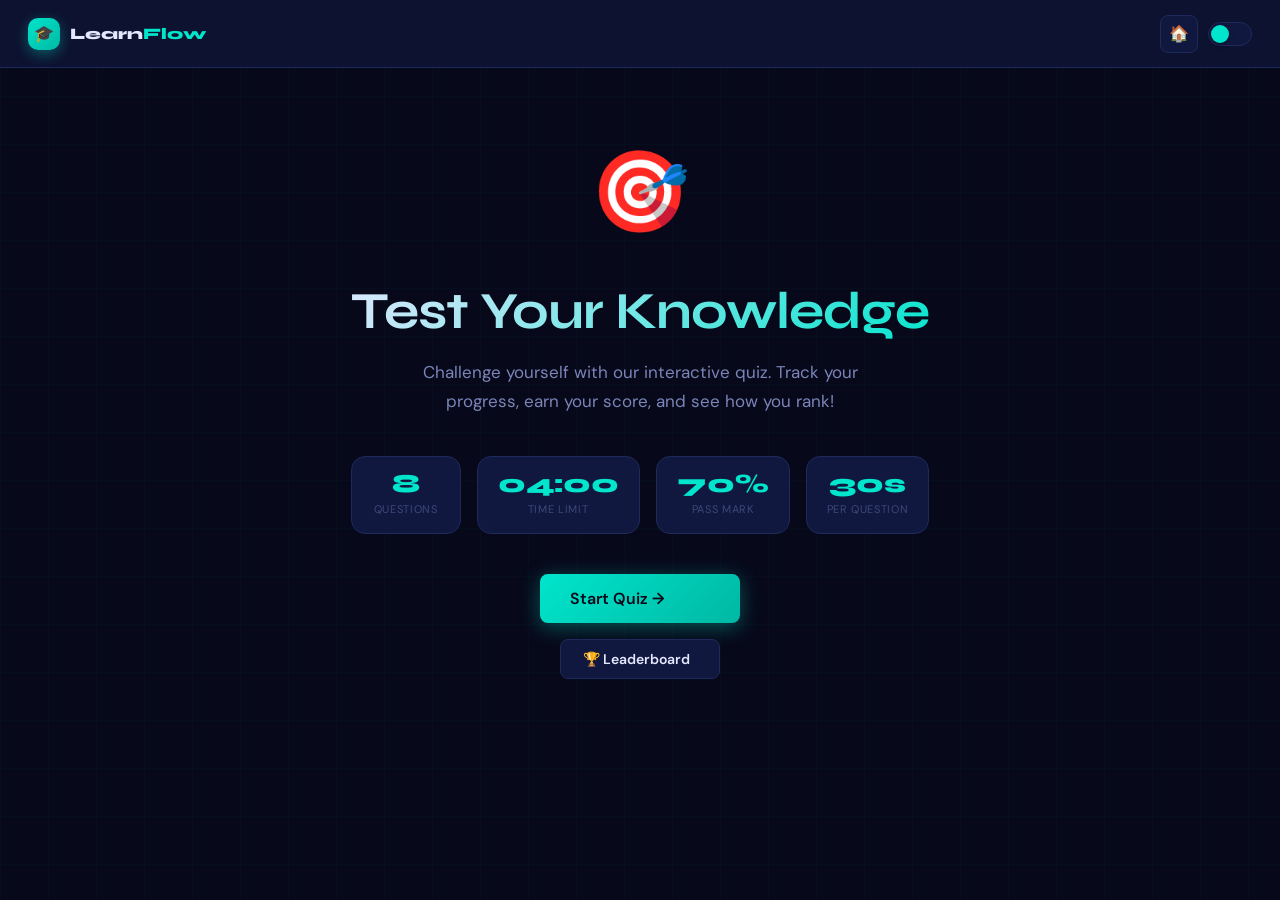
<file: index.html>
<!DOCTYPE html>
<html lang="en">
<head>
  <meta charset="UTF-8" />
  <meta name="viewport" content="width=device-width, initial-scale=1.0" />
  <title>Quiz — LearnFlow LMS</title>
  <link rel="stylesheet" href="style.css" />
  <style>
    /* ── Student-specific styles ── */

    /* Top navigation bar for student */
    .quiz-topbar {
      display: flex; align-items: center; justify-content: space-between;
      padding: 0 28px;
      height: var(--header-h);
      background: var(--bg-surface);
      border-bottom: 1px solid var(--border);
      position: sticky; top: 0; z-index: 50;
    }
    .quiz-topbar-left { display: flex; align-items: center; gap: 14px; }
    .quiz-topbar-right { display: flex; align-items: center; gap: 10px; }

    /* Landing screen */
    .screen-landing-inner {
      max-width: 660px; margin: 0 auto;
      text-align: center; padding: 60px 20px;
    }
    .landing-hero-icon {
      font-size: 80px;
      display: inline-block;
      animation: orb-float 5s ease-in-out infinite;
      margin-bottom: 24px;
    }
    .landing-title {
      font-size: clamp(32px, 5vw, 52px);
      margin-bottom: 16px;
      background: linear-gradient(135deg, var(--text-primary) 0%, var(--accent) 100%);
      -webkit-background-clip: text;
      -webkit-text-fill-color: transparent;
      background-clip: text;
    }
    .landing-subtitle {
      font-size: 17px; color: var(--text-secondary);
      max-width: 480px; margin: 0 auto 40px; line-height: 1.7;
    }

    .quiz-info-row {
      display: flex; gap: 16px; justify-content: center;
      flex-wrap: wrap; margin-bottom: 40px;
    }
    .quiz-info-chip {
      background: var(--bg-card);
      border: 1px solid var(--border);
      border-radius: var(--radius-md);
      padding: 14px 20px; min-width: 110px;
      transition: all var(--transition);
    }
    .quiz-info-chip:hover { border-color: var(--accent); transform: translateY(-2px); }
    .quiz-info-chip .c-val {
      font-family: 'Syne', sans-serif;
      font-size: 26px; font-weight: 800; color: var(--accent);
      line-height: 1; margin-bottom: 4px;
    }
    .quiz-info-chip .c-lbl {
      font-size: 11px; color: var(--text-muted);
      text-transform: uppercase; letter-spacing: .06em;
    }

    /* Name entry screen */
    .name-screen {
      max-width: 440px; margin: 0 auto;
      padding: 40px 20px;
    }
    .name-card {
      background: var(--bg-card);
      border: 1px solid var(--border);
      border-radius: var(--radius-xl);
      padding: 36px 32px;
      box-shadow: var(--shadow-card);
    }
    .name-card h2 { font-size: 24px; margin-bottom: 8px; }
    .name-card p  { color: var(--text-secondary); margin-bottom: 28px; font-size: 14px; }

    /* Quiz question screen */
    .quiz-screen-inner {
      max-width: 700px; margin: 0 auto; padding: 32px 20px;
    }

    /* Quick stats in quiz header */
    .q-stats-row {
      display: flex; gap: 12px; align-items: center;
      flex-wrap: wrap; margin-bottom: 20px;
    }
    .q-stat-pill {
      background: var(--bg-card);
      border: 1px solid var(--border);
      border-radius: 99px;
      padding: 5px 14px;
      font-size: 13px; font-weight: 600;
      display: flex; align-items: center; gap: 6px;
    }

    /* Navigation dots */
    .q-dots {
      display: flex; gap: 5px; justify-content: center;
      padding: 16px 0 0;
    }
    .q-dot {
      width: 8px; height: 8px; border-radius: 50%;
      background: var(--border);
      transition: all var(--transition);
    }
    .q-dot.answered  { background: var(--accent); }
    .q-dot.current   { background: var(--indigo); width: 20px; border-radius: 4px; }
    .q-dot.wrong-dot { background: var(--rose); }

    /* Results screen */
    .results-screen-inner {
      max-width: 620px; margin: 0 auto; padding: 32px 20px;
    }

    .result-breakdown {
      display: grid; grid-template-columns: repeat(3, 1fr);
      gap: 1px; background: var(--border);
      border-radius: var(--radius-md); overflow: hidden;
      margin-bottom: 24px;
    }
    .rb-item {
      background: var(--bg-card);
      padding: 20px; text-align: center;
    }
    .rb-val {
      font-family: 'Syne', sans-serif;
      font-size: 26px; font-weight: 800;
      line-height: 1; margin-bottom: 4px;
    }
    .rb-lbl { font-size: 12px; color: var(--text-secondary); }

    /* Answer review list */
    .review-item {
      background: var(--bg-card);
      border: 1px solid var(--border);
      border-radius: var(--radius-md);
      padding: 16px 18px; margin-bottom: 10px;
      transition: all var(--transition);
    }
    .review-item.ri-correct { border-left: 3px solid var(--emerald); }
    .review-item.ri-wrong   { border-left: 3px solid var(--rose); }
    .review-item.ri-skip    { border-left: 3px solid var(--amber); }
    .review-q { font-size: 14px; font-weight: 600; margin-bottom: 8px; }
    .review-meta { font-size: 12px; color: var(--text-secondary); display: flex; gap: 14px; }

    .leaderboard-wrap { margin-top: 24px; }
    .lb-row {
      display: flex; align-items: center; gap: 12px;
      padding: 12px 16px;
      border-bottom: 1px solid var(--border);
      font-size: 14px;
    }
    .lb-row:last-child { border-bottom: none; }
    .lb-rank { font-weight: 800; font-family: 'Syne',sans-serif; width: 28px; }
    .lb-name { flex: 1; font-weight: 500; }
    .lb-score { font-weight: 700; color: var(--accent); font-family: 'Syne',sans-serif; }

    /* Responsive */
    @media (max-width: 480px) {
      .quiz-info-row { gap: 10px; }
      .quiz-info-chip { padding: 12px 14px; min-width: 90px; }
      .quiz-info-chip .c-val { font-size: 20px; }
      .result-breakdown { grid-template-columns: 1fr 1fr 1fr; }
      .rb-val { font-size: 20px; }
      .name-card { padding: 24px 20px; }
      .quiz-topbar { padding: 0 16px; }
    }
  </style>
</head>
<body>
  <!-- Top bar -->
  <header class="quiz-topbar">
    <div class="quiz-topbar-left">
      <div style="display:flex;align-items:center;gap:10px;cursor:pointer;" onclick="window.location.href='login.html'">
        <div class="logo-icon" style="width:32px;height:32px;font-size:16px;">🎓</div>
        <span class="logo-text" style="font-size:16px;">Learn<span>Flow</span></span>
      </div>
    </div>

    <!-- Quiz progress (only visible during quiz) -->
    <div id="topbar-progress" style="flex:1;max-width:300px;margin:0 32px;display:none;">
      <div style="display:flex;justify-content:space-between;font-size:11px;color:var(--text-muted);margin-bottom:4px;">
        <span id="tb-q-label">Question 1</span>
        <span id="tb-score-live">Score: 0</span>
      </div>
      <div class="progress-track" style="height:5px;">
        <div class="progress-fill" id="tb-progress-fill" style="width:0%"></div>
      </div>
    </div>

    <div class="quiz-topbar-right">
      <div class="icon-btn" onclick="window.location.href='login.html'" title="Home">🏠</div>
      <button class="theme-toggle" title="Toggle theme"></button>
    </div>
  </header>

  <!-- ════ SCREEN: LANDING ════ -->
  <div id="screen-landing" class="quiz-screen" style="min-height:calc(100vh - 68px);display:flex;align-items:center;justify-content:center;position:relative;z-index:1;">
    <div class="screen-landing-inner">
      <div class="landing-hero-icon">🎯</div>
      <h1 class="landing-title">Test Your Knowledge</h1>
      <p class="landing-subtitle">
        Challenge yourself with our interactive quiz. Track your progress,
        earn your score, and see how you rank!
      </p>

      <div class="quiz-info-row" data-stagger id="landing-chips">
        <div class="quiz-info-chip">
          <div class="c-val" id="landing-total-q">—</div>
          <div class="c-lbl">Questions</div>
        </div>
        <div class="quiz-info-chip">
          <div class="c-val" id="landing-timer">—</div>
          <div class="c-lbl">Time Limit</div>
        </div>
        <div class="quiz-info-chip">
          <div class="c-val">70%</div>
          <div class="c-lbl">Pass Mark</div>
        </div>
        <div class="quiz-info-chip">
          <div class="c-val">30s</div>
          <div class="c-lbl">Per Question</div>
        </div>
      </div>

      <button class="btn btn-primary btn-lg" onclick="Quiz.startNameEntry()" style="margin-bottom:16px;min-width:200px;">
        Start Quiz →
      </button>
      <br/>
      <button class="btn btn-secondary" onclick="showLeaderboard()" style="min-width:160px;">
        🏆 Leaderboard
      </button>

      <!-- Mini leaderboard preview -->
      <div id="landing-leaderboard" style="margin-top:36px;display:none;max-width:400px;margin-left:auto;margin-right:auto;">
        <div class="card">
          <div class="card-header">
            <div class="section-title" style="font-size:15px;">🏆 Top Scores</div>
            <button class="btn btn-secondary btn-sm" onclick="document.getElementById('landing-leaderboard').style.display='none'">✕</button>
          </div>
          <div id="lb-content" style="padding:0 0 8px;"></div>
        </div>
      </div>
    </div>
  </div>

  <!-- ════ SCREEN: NAME ENTRY ════ -->
  <div id="screen-name" class="quiz-screen" style="display:none;min-height:calc(100vh - 68px);display:none;align-items:center;justify-content:center;">
    <div class="name-screen" style="padding-top:60px;">
      <div class="name-card animate-fade-up">
        <h2>Before we begin…</h2>
        <p>Enter your name so we can personalise your results and add you to the leaderboard.</p>
        <div class="form-group">
          <label class="form-label">Your Full Name</label>
          <input type="text" id="student-name-input" class="form-control"
                 placeholder="e.g. Alex Johnson"
                 onkeydown="if(event.key==='Enter') Quiz.beginQuiz()" />
        </div>
        <div style="display:flex;gap:12px;flex-wrap:wrap;">
          <button class="btn btn-primary" style="flex:1;min-width:140px;" onclick="Quiz.beginQuiz()">
            Begin Quiz 🚀
          </button>
          <button class="btn btn-secondary" onclick="Quiz.restart()">← Back</button>
        </div>
      </div>
    </div>
  </div>

  <!-- ════ SCREEN: QUIZ ════ -->
  <div id="screen-quiz" class="quiz-screen" style="display:none;position:relative;z-index:1;">
    <div class="quiz-screen-inner">

      <!-- Progress + Timer row -->
      <div class="q-stats-row">
        <div class="q-stat-pill">
          📋 <span id="q-num">Question 1 of 1</span>
        </div>
        <div class="q-stat-pill" id="timer-wrapper">
          <span id="timer-display" class="timer-display">⏱ 00:30</span>
        </div>
      </div>

      <!-- Main progress bar -->
      <div class="progress-track" style="margin-bottom:24px;">
        <div class="progress-fill" id="q-progress-fill" style="width:0%;"></div>
      </div>

      <!-- Question Card -->
      <div class="question-card">
        <div class="question-body">
          <div class="question-text" id="q-text">Loading question…</div>
          <div class="options-list" id="options-list">
            <!-- Dynamic -->
          </div>
        </div>
        <div class="question-footer">
          <div style="font-size:13px;color:var(--text-muted);">
            Select an answer to continue
          </div>
          <button class="btn btn-primary" id="btn-next" disabled onclick="Quiz.handleNext()">
            Next →
          </button>
        </div>
      </div>

      <!-- Navigation dots -->
      <div class="q-dots" id="q-dots"></div>

    </div>
  </div>

  <!-- ════ SCREEN: RESULTS ════ -->
  <div id="screen-results" class="quiz-screen" style="display:none;position:relative;z-index:1;">
    <div class="results-screen-inner">

      <!-- Score card -->
      <div class="results-card">
        <div class="results-header">
          <div class="result-emoji" id="result-emoji">🎉</div>
          <h2>Well done, <span id="result-name">Student</span>!</h2>
          <p id="result-msg">Great job! Here are your results.</p>

          <!-- Donut -->
          <div class="donut-wrap" style="margin-top:24px;">
            <svg width="120" height="120" viewBox="0 0 120 120">
              <circle class="donut-bg" cx="60" cy="60" r="45" stroke-width="12"/>
              <circle class="donut-fill" id="donut-fill" cx="60" cy="60" r="45" stroke-width="12"
                      stroke="var(--accent)" stroke-dasharray="283" stroke-dashoffset="283"/>
            </svg>
            <div class="donut-label">
              <div class="val" id="result-pct">0%</div>
              <div class="lbl">Score</div>
            </div>
          </div>
        </div>

        <!-- Stat breakdown -->
        <div class="result-breakdown">
          <div class="rb-item">
            <div class="rb-val text-accent" id="result-score">0/0</div>
            <div class="rb-lbl">Score</div>
          </div>
          <div class="rb-item">
            <div class="rb-val" style="color:var(--emerald);" id="result-correct">0</div>
            <div class="rb-lbl">Correct</div>
          </div>
          <div class="rb-item">
            <div class="rb-val" style="color:var(--rose);" id="result-wrong">0</div>
            <div class="rb-lbl">Wrong</div>
          </div>
        </div>

        <div style="display:grid;grid-template-columns:1fr 1fr;border-bottom:1px solid var(--border);">
          <div class="rb-item" style="border-right:1px solid var(--border);">
            <div class="rb-val" style="color:var(--amber);" id="result-time-stat">00:00</div>
            <div class="rb-lbl">Time Taken</div>
          </div>
          <div class="rb-item">
            <div class="rb-val" id="result-rank" style="color:var(--indigo);">—</div>
            <div class="rb-lbl">Your Rank</div>
          </div>
        </div>

        <div style="padding:20px 24px;display:flex;gap:12px;flex-wrap:wrap;justify-content:center;">
          <button class="btn btn-primary" onclick="Quiz.restart()">🔄 Retake Quiz</button>
          <button class="btn btn-secondary" onclick="toggleReview()">📋 Review Answers</button>
          <button class="btn btn-secondary" onclick="shareResult()">🔗 Share</button>
        </div>
      </div>

      <!-- Answer Review -->
      <div id="review-section" style="display:none;margin-top:24px;">
        <div class="section-header">
          <div class="section-title">Answer Review</div>
          <button class="btn btn-secondary btn-sm" onclick="toggleReview()">✕ Close</button>
        </div>
        <div id="review-list"></div>
      </div>

      <!-- Leaderboard in results -->
      <div class="leaderboard-wrap">
        <div class="section-header" style="margin-top:24px;">
          <div class="section-title">🏆 Leaderboard</div>
        </div>
        <div class="card" style="overflow:hidden;">
          <div id="results-leaderboard"></div>
        </div>
      </div>

    </div>
  </div>

  <script src="script.js"></script>
  <script>
    /* ════════════════════════════════════
       STUDENT INTERFACE EXTRAS
       ════════════════════════════════════ */

    /* ── Auth check (allow guest) ── */
    document.addEventListener('DOMContentLoaded', () => {
      // Students can use without login; just need a name
      Quiz.renderLanding();

      // Stagger landing chips
      setTimeout(() => {
        document.querySelectorAll('[data-stagger]').forEach(el => el.classList.add('ready'));
      }, 100);
    });

    /* Override Quiz to also update topbar progress and dots */
    const _origBegin  = Quiz.beginQuiz.bind(Quiz);
    const _origHandle = Quiz.handleNext.bind(Quiz);
    const _origSelect = Quiz.selectOption.bind(Quiz);
    const _origRestart = Quiz.restart.bind(Quiz);

    /* Monkey-patch Quiz methods to add UI extras */
    Quiz.beginQuiz = function() {
      _origBegin();
      document.getElementById('topbar-progress').style.display = 'flex';
    };
    Quiz.restart = function() {
      document.getElementById('topbar-progress').style.display = 'none';
      document.getElementById('review-section').style.display = 'none';
      _origRestart();
    };

    /* Intercept selectOption to update dots */
    Quiz.selectOption = function(idx) {
      _origSelect(idx);
      updateDots();
    };

    /* After renderQuestion, re-render dots */
    const _origRender = Quiz.renderLanding;
    // Hook into DOM mutation instead
    const observer = new MutationObserver(() => {
      // whenever screen-quiz becomes visible, refresh dots
      const sq = document.getElementById('screen-quiz');
      if (sq && sq.style.display !== 'none') updateDots();
    });
    observer.observe(document.body, { subtree: true, attributes: true, attributeFilter: ['style'] });

    /* ── Navigation Dots ── */
    function updateDots() {
      // Access quiz internal state via localStorage answers approximation
      // We'll use a simpler approach: track via DOM
      const qNum = document.getElementById('q-num')?.textContent || '';
      const match = qNum.match(/(\d+) of (\d+)/);
      if (!match) return;
      const cur   = parseInt(match[1]) - 1;
      const total = parseInt(match[2]);
      const dots  = document.getElementById('q-dots');
      if (!dots) return;

      if (!window._dotStates) window._dotStates = new Array(total).fill('unanswered');
      dots.innerHTML = window._dotStates.map((state, i) => {
        let cls = 'q-dot';
        if (i === cur) cls += ' current';
        else if (state === 'answered') cls += ' answered';
        else if (state === 'wrong') cls += ' wrong-dot';
        return `<div class="${cls}" title="Q${i+1}"></div>`;
      }).join('');
    }

    /* ── Show/Hide Leaderboard ── */
    function showLeaderboard() {
      const lb = document.getElementById('landing-leaderboard');
      lb.style.display = lb.style.display === 'none' ? 'block' : 'none';
      renderLeaderboard('lb-content');
    }

    function renderLeaderboard(containerId) {
      const results = DB.get(KEYS.RESULTS, []);
      const container = document.getElementById(containerId);
      if (!container) return;

      // Best score per student
      const grouped = {};
      results.forEach(r => {
        const key = r.studentName.toLowerCase();
        if (!grouped[key] || r.percentage > grouped[key].percentage) {
          grouped[key] = r;
        }
      });
      const sorted = Object.values(grouped).sort((a,b) => b.percentage - a.percentage).slice(0,10);
      const medals = ['🥇','🥈','🥉'];

      if (sorted.length === 0) {
        container.innerHTML = `<div style="text-align:center;padding:24px;color:var(--text-muted);font-size:14px;">No entries yet. Be the first!</div>`;
        return;
      }

      container.innerHTML = sorted.map((r,i) => `
        <div class="lb-row">
          <div class="lb-rank">${medals[i] || `#${i+1}`}</div>
          <div>
            <div class="avatar" style="width:28px;height:28px;font-size:11px;display:inline-flex;margin-right:8px;">${r.studentName[0].toUpperCase()}</div>
          </div>
          <div class="lb-name">${r.studentName}</div>
          <div class="lb-score">${r.percentage}%</div>
        </div>
      `).join('');
    }

    /* ── Results leaderboard ── */
    function renderResultsLeaderboard() {
      renderLeaderboard('results-leaderboard');
    }

    /* ── Toggle answer review ── */
    let reviewVisible = false;
    function toggleReview() {
      reviewVisible = !reviewVisible;
      document.getElementById('review-section').style.display = reviewVisible ? 'block' : 'none';
      if (reviewVisible) renderReview();
    }

    function renderReview() {
      // We'll re-read last result from storage
      const results = DB.get(KEYS.RESULTS, []);
      const last = results[results.length - 1];
      if (!last) return;

      // We need question/answer data — stored in window._lastQuizData
      const data = window._lastQuizData;
      if (!data) {
        document.getElementById('review-list').innerHTML =
          `<p style="color:var(--text-muted);font-size:14px;">Review not available</p>`;
        return;
      }
      const letters = ['A','B','C','D'];
      document.getElementById('review-list').innerHTML = data.questions.map((q, i) => {
        const chosen = data.answers[i];
        const isCorrect = chosen === q.correct;
        const isSkip = chosen === -1;
        const cls = isSkip ? 'ri-skip' : isCorrect ? 'ri-correct' : 'ri-wrong';
        return `
          <div class="review-item ${cls}">
            <div class="review-q">${i+1}. ${q.question}</div>
            <div class="review-meta">
              <span>✅ Correct: <strong>${q.options[q.correct]}</strong></span>
              <span>${isSkip ? '⏭️ Skipped' : isCorrect ? '✅ Your answer: ' + q.options[chosen] : '❌ Your answer: ' + (chosen >= 0 ? q.options[chosen] : '—')}</span>
            </div>
          </div>`;
      }).join('');
    }

    /* ── Share result ── */
    function shareResult() {
      const results = DB.get(KEYS.RESULTS, []);
      const last = results[results.length - 1];
      if (!last) return;
      const text = `🎓 I scored ${last.percentage}% (${last.score}/${last.total}) on LearnFlow Quiz! Can you beat me?`;
      if (navigator.share) {
        navigator.share({ title: 'LearnFlow Quiz Result', text });
      } else {
        navigator.clipboard?.writeText(text).then(() => showToast('Result copied to clipboard!', 'success'));
      }
    }

    /* ── Hook into Quiz finish to store Q&A for review ── */
    // Intercept Quiz's internal finishQuiz by wrapping beginQuiz
    const _realBeginQuiz = Quiz.beginQuiz.bind(Quiz);
    Quiz.beginQuiz = function() {
      window._dotStates = null; // reset dots
      _realBeginQuiz();
    };

    // Override: after results render, update leaderboard + rank
    const origRenderResults = Quiz.restart; // just to get a hook
    // We patch via a post-message pattern instead:
    // Watch for screen-results becoming visible
    const resultObserver = new MutationObserver(() => {
      const sr = document.getElementById('screen-results');
      if (sr && sr.style.display !== 'none' && sr.style.display !== '') {
        setTimeout(() => {
          renderResultsLeaderboard();
          updateRank();
        }, 200);
      }
    });
    resultObserver.observe(document.getElementById('screen-results') || document.body,
      { attributes: true, attributeFilter: ['style'] });

    function updateRank() {
      const results = DB.get(KEYS.RESULTS, []);
      const last = results[results.length - 1];
      if (!last) return;

      // Rank among all students (by best score)
      const grouped = {};
      results.forEach(r => {
        const k = r.studentName.toLowerCase();
        if (!grouped[k] || r.percentage > grouped[k]) grouped[k] = r.percentage;
      });
      const sorted = Object.values(grouped).sort((a,b) => b-a);
      const rank = sorted.indexOf(last.percentage) + 1;
      const total = sorted.length;
      const rankEl = document.getElementById('result-rank');
      if (rankEl) rankEl.textContent = `#${rank} of ${total}`;
    }
  </script>
</body>
</html>
</file>
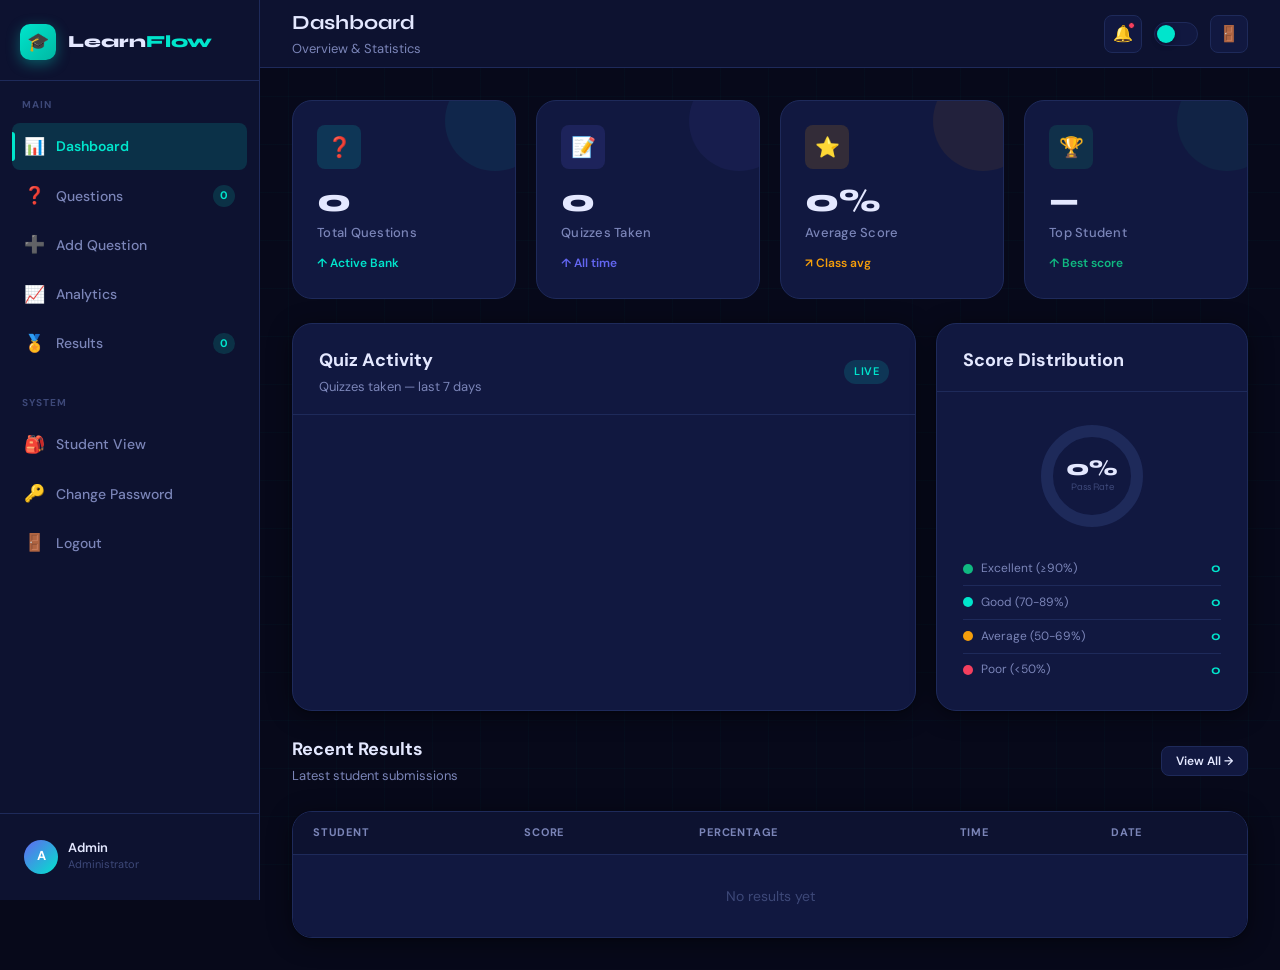
<file: admin.html>
<!DOCTYPE html>
<html lang="en">
<head>
  <meta charset="UTF-8" />
  <meta name="viewport" content="width=device-width, initial-scale=1.0" />
  <title>Admin Dashboard — LearnFlow LMS</title>
  <link rel="stylesheet" href="style.css" />
  <style>
    /* ── Admin-specific styles ── */
    .q-card {
      background: var(--bg-card);
      border: 1px solid var(--border);
      border-radius: var(--radius-md);
      padding: 18px 20px;
      display: flex; align-items: flex-start; gap: 16px;
      transition: all var(--transition);
      animation: fade-up 0.35s ease both;
    }
    .q-card:hover { border-color: var(--border-light); transform: translateX(3px); }
    .q-num {
      width: 34px; height: 34px;
      border-radius: 8px;
      background: var(--accent-dim);
      color: var(--accent);
      display: flex; align-items: center; justify-content: center;
      font-family: 'Syne', sans-serif; font-size: 13px; font-weight: 800;
      flex-shrink: 0;
    }
    .q-content { flex: 1; min-width: 0; }
    .q-text { font-size: 14px; font-weight: 600; margin-bottom: 10px; line-height: 1.4; }
    .q-options { display: grid; grid-template-columns: 1fr 1fr; gap: 6px; }
    .q-opt {
      font-size: 12px; color: var(--text-secondary);
      padding: 5px 10px;
      background: var(--bg-surface); border: 1px solid var(--border);
      border-radius: 6px; display: flex; gap: 6px; align-items: center;
    }
    .q-opt.correct {
      border-color: var(--emerald); color: var(--emerald);
      background: var(--emerald-dim);
    }
    .q-opt-letter {
      font-weight: 700; font-size: 11px;
      background: var(--bg-card); border: 1px solid var(--border);
      border-radius: 4px; padding: 1px 5px;
    }
    .q-meta { font-size: 11px; color: var(--text-muted); margin-top: 10px; }
    .q-actions { display: flex; gap: 8px; align-items: center; flex-shrink: 0; }

    /* Questions list */
    #questions-list { display: flex; flex-direction: column; gap: 14px; }

    /* Results table rows */
    .score-badge {
      display: inline-flex; align-items: center;
      padding: 3px 10px; border-radius: 99px;
      font-size: 12px; font-weight: 700;
    }
    .score-badge.ex { background: var(--emerald-dim); color: var(--emerald); }
    .score-badge.gd { background: var(--accent-dim);  color: var(--accent);  }
    .score-badge.av { background: var(--amber-dim);   color: var(--amber);   }
    .score-badge.pr { background: var(--rose-dim);    color: var(--rose);    }

    /* Add question form */
    .form-card {
      background: var(--bg-card);
      border: 1px solid var(--border);
      border-radius: var(--radius-lg);
      overflow: hidden;
      box-shadow: var(--shadow-card);
    }
    .options-grid {
      display: grid; grid-template-columns: 1fr 1fr; gap: 14px;
    }
    .option-input-wrap { position: relative; }
    .option-letter-badge {
      position: absolute; left: 10px; top: 50%; transform: translateY(-50%);
      width: 22px; height: 22px; border-radius: 5px;
      background: var(--accent-dim); color: var(--accent);
      font-size: 11px; font-weight: 800; font-family: 'Syne', sans-serif;
      display: flex; align-items: center; justify-content: center;
    }
    .option-input-wrap .form-control { padding-left: 42px; }

    /* Analytics chart card */
    .analytics-grid { display: grid; grid-template-columns: 2fr 1fr; gap: 20px; }
    .chart-labels {
      display: flex; justify-content: space-between;
      margin-top: 8px;
    }
    .chart-label { font-size: 10px; color: var(--text-muted); }

    /* Donut chart in analytics */
    .analytics-donut { display: flex; flex-direction: column; align-items: center; gap: 16px; }
    .legend { width: 100%; }
    .legend-item {
      display: flex; align-items: center; gap: 8px;
      font-size: 13px; padding: 6px 0;
      border-bottom: 1px solid var(--border);
    }
    .legend-item:last-child { border-bottom: none; }
    .legend-dot {
      width: 10px; height: 10px; border-radius: 50%; flex-shrink: 0;
    }
    .legend-val { margin-left: auto; font-weight: 700; font-family: 'Syne',sans-serif; }

    /* Confirm modal */
    .modal-backdrop {
      position: fixed; inset: 0; background: rgba(0,0,0,.65);
      backdrop-filter: blur(4px); z-index: 500;
      display: flex; align-items: center; justify-content: center;
      animation: fade-in 0.2s ease;
    }
    .modal {
      background: var(--bg-card);
      border: 1px solid var(--border);
      border-radius: var(--radius-lg);
      padding: 32px;
      max-width: 380px; width: 90%;
      box-shadow: var(--shadow-card);
      animation: fade-up 0.25s ease;
    }
    .modal h3 { margin-bottom: 10px; font-size: 18px; }
    .modal p  { color: var(--text-secondary); font-size: 14px; margin-bottom: 24px; }
    .modal-actions { display: flex; gap: 10px; justify-content: flex-end; }

    @media (max-width: 900px) {
      .analytics-grid { grid-template-columns: 1fr; }
      .options-grid   { grid-template-columns: 1fr; }
    }
  </style>
</head>
<body>
  <div class="layout">

    <!-- ═══ SIDEBAR ═══ -->
    <aside class="sidebar" id="sidebar">
      <div class="sidebar-logo">
        <div class="logo-icon">🎓</div>
        <div class="logo-text">Learn<span>Flow</span></div>
      </div>

      <div class="sidebar-section">
        <div class="sidebar-section-label">Main</div>
        <div class="nav-item active" data-page="admin.html" onclick="showTab('dashboard')">
          <span class="icon">📊</span> Dashboard
        </div>
        <div class="nav-item" onclick="showTab('questions')">
          <span class="icon">❓</span> Questions
          <span class="nav-badge" id="nav-q-count">0</span>
        </div>
        <div class="nav-item" onclick="showTab('add-question')">
          <span class="icon">➕</span> Add Question
        </div>
        <div class="nav-item" onclick="showTab('analytics')">
          <span class="icon">📈</span> Analytics
        </div>
        <div class="nav-item" onclick="showTab('results')">
          <span class="icon">🏅</span> Results
          <span class="nav-badge" id="nav-r-count">0</span>
        </div>
      </div>

      <div class="sidebar-section" style="margin-top: 10px;">
        <div class="sidebar-section-label">System</div>
        <div class="nav-item" onclick="window.open('index.html','_blank')">
          <span class="icon">🎒</span> Student View
        </div>
        <div class="nav-item" onclick="showTab('change-password')">
          <span class="icon">🔑</span> Change Password
        </div>
        <div class="nav-item" onclick="logout()">
          <span class="icon">🚪</span> Logout
        </div>
      </div>

      <div class="sidebar-footer">
        <div class="user-info">
          <div class="avatar" id="admin-avatar">A</div>
          <div>
            <div class="user-name" id="admin-name">Admin</div>
            <div class="user-role">Administrator</div>
          </div>
        </div>
      </div>
    </aside>

    <!-- Overlay for mobile -->
    <div class="sidebar-overlay" id="sidebar-overlay"></div>

    <!-- ═══ MAIN ═══ -->
    <main class="main">

      <!-- Top Bar -->
      <header class="topbar">
        <div class="topbar-left">
          <div class="hamburger" onclick="document.getElementById('sidebar').classList.toggle('open');document.getElementById('sidebar-overlay').classList.toggle('open');">
            <span></span><span></span><span></span>
          </div>
          <div>
            <div class="page-title" id="page-title">Dashboard</div>
            <div class="breadcrumb" id="page-breadcrumb">Overview & Statistics</div>
          </div>
        </div>
        <div class="topbar-right">
          <div class="icon-btn" title="Notifications" onclick="showToast('No new notifications','info')">
            🔔 <span class="notif-dot"></span>
          </div>
          <button class="theme-toggle" title="Toggle theme"></button>
          <div class="icon-btn" title="Logout" onclick="logout()">🚪</div>
        </div>
      </header>

      <!-- ─── TAB: Dashboard ─── -->
      <div class="page-content" id="tab-dashboard">

        <!-- Stat Cards -->
        <div class="grid-4 mb-24" data-stagger id="stat-grid">
          <div class="stat-card accent card-hover">
            <div class="stat-icon accent">❓</div>
            <div class="stat-value" id="stat-total-q">0</div>
            <div class="stat-label">Total Questions</div>
            <div class="stat-delta text-accent">↑ Active Bank</div>
          </div>
          <div class="stat-card indigo card-hover">
            <div class="stat-icon indigo">📝</div>
            <div class="stat-value" id="stat-quizzes">0</div>
            <div class="stat-label">Quizzes Taken</div>
            <div class="stat-delta" style="color:var(--indigo)">↑ All time</div>
          </div>
          <div class="stat-card amber card-hover">
            <div class="stat-icon amber">⭐</div>
            <div class="stat-value" id="stat-avg">0%</div>
            <div class="stat-label">Average Score</div>
            <div class="stat-delta" style="color:var(--amber)">↗ Class avg</div>
          </div>
          <div class="stat-card emerald card-hover">
            <div class="stat-icon emerald">🏆</div>
            <div class="stat-value" id="stat-top">—</div>
            <div class="stat-label">Top Student</div>
            <div class="stat-delta" style="color:var(--emerald)">↑ Best score</div>
          </div>
        </div>

        <!-- Recent Activity + Score Distribution -->
        <div class="analytics-grid">
          <!-- Weekly Quiz Activity -->
          <div class="card">
            <div class="card-header">
              <div>
                <div class="section-title">Quiz Activity</div>
                <div class="section-subtitle">Quizzes taken — last 7 days</div>
              </div>
              <span class="badge badge-accent">Live</span>
            </div>
            <div class="card-body">
              <div class="chart-bar-wrap" id="activity-chart" style="height:80px;"></div>
              <div class="chart-labels" id="activity-labels"></div>
            </div>
          </div>

          <!-- Score Distribution donut -->
          <div class="card">
            <div class="card-header">
              <div class="section-title">Score Distribution</div>
            </div>
            <div class="card-body analytics-donut">
              <div class="donut-wrap">
                <svg width="120" height="120" viewBox="0 0 120 120">
                  <circle class="donut-bg" cx="60" cy="60" r="45" stroke-width="12"/>
                  <circle class="donut-fill" id="dash-donut" cx="60" cy="60" r="45" stroke-width="12"
                          stroke="var(--accent)" stroke-dasharray="283" stroke-dashoffset="283"/>
                </svg>
                <div class="donut-label">
                  <div class="val" id="dash-donut-val">0%</div>
                  <div class="lbl">Pass Rate</div>
                </div>
              </div>
              <div class="legend" id="score-legend">
                <div class="legend-item">
                  <div class="legend-dot" style="background:var(--emerald)"></div>
                  <span style="font-size:12px;color:var(--text-secondary)">Excellent (≥90%)</span>
                  <div class="legend-val text-accent" id="leg-excellent">0</div>
                </div>
                <div class="legend-item">
                  <div class="legend-dot" style="background:var(--accent)"></div>
                  <span style="font-size:12px;color:var(--text-secondary)">Good (70-89%)</span>
                  <div class="legend-val text-accent" id="leg-good">0</div>
                </div>
                <div class="legend-item">
                  <div class="legend-dot" style="background:var(--amber)"></div>
                  <span style="font-size:12px;color:var(--text-secondary)">Average (50-69%)</span>
                  <div class="legend-val text-accent" id="leg-average">0</div>
                </div>
                <div class="legend-item">
                  <div class="legend-dot" style="background:var(--rose)"></div>
                  <span style="font-size:12px;color:var(--text-secondary)">Poor (&lt;50%)</span>
                  <div class="legend-val text-accent" id="leg-poor">0</div>
                </div>
              </div>
            </div>
          </div>
        </div>

        <!-- Recent Results -->
        <div class="mt-24">
          <div class="section-header">
            <div>
              <div class="section-title">Recent Results</div>
              <div class="section-subtitle">Latest student submissions</div>
            </div>
            <button class="btn btn-secondary btn-sm" onclick="showTab('results')">View All →</button>
          </div>
          <div class="table-wrap">
            <table>
              <thead>
                <tr>
                  <th>Student</th>
                  <th>Score</th>
                  <th>Percentage</th>
                  <th>Time</th>
                  <th>Date</th>
                </tr>
              </thead>
              <tbody id="recent-results-tbody">
                <tr><td colspan="5" style="text-align:center;color:var(--text-muted);padding:30px;">No results yet</td></tr>
              </tbody>
            </table>
          </div>
        </div>
      </div><!-- /tab-dashboard -->

      <!-- ─── TAB: Questions ─── -->
      <div class="page-content" id="tab-questions" style="display:none;">
        <div class="section-header">
          <div>
            <div class="section-title">Question Bank</div>
            <div class="section-subtitle" id="q-count-label">All questions</div>
          </div>
          <div style="display:flex;gap:10px;">
            <button class="btn btn-secondary btn-sm" onclick="exportQuestions()">⬇ Export</button>
            <button class="btn btn-primary btn-sm" onclick="showTab('add-question')">+ Add Question</button>
          </div>
        </div>
        <div id="questions-list">
          <!-- Dynamic -->
        </div>
      </div><!-- /tab-questions -->

      <!-- ─── TAB: Add Question ─── -->
      <div class="page-content" id="tab-add-question" style="display:none;">
        <div class="section-header">
          <div>
            <div class="section-title" id="form-title">Add New Question</div>
            <div class="section-subtitle">Fill in the question details below</div>
          </div>
          <button class="btn btn-secondary btn-sm" onclick="cancelEdit()">✕ Cancel</button>
        </div>

        <div class="form-card">
          <div class="card-header">
            <div class="section-title">Question Details</div>
            <span class="badge badge-accent">Required Fields *</span>
          </div>
          <div class="card-body">
            <!-- Hidden edit ID -->
            <input type="hidden" id="edit-id" value="" />

            <!-- Question Text -->
            <div class="form-group">
              <label class="form-label">Question *</label>
              <textarea id="f-question" class="form-control" rows="3"
                        placeholder="Type your question here..."></textarea>
            </div>

            <!-- Options -->
            <div class="form-group">
              <label class="form-label">Answer Options *</label>
              <div class="options-grid">
                <div class="option-input-wrap">
                  <div class="option-letter-badge">A</div>
                  <input type="text" id="f-opt-a" class="form-control" placeholder="Option A" />
                </div>
                <div class="option-input-wrap">
                  <div class="option-letter-badge">B</div>
                  <input type="text" id="f-opt-b" class="form-control" placeholder="Option B" />
                </div>
                <div class="option-input-wrap">
                  <div class="option-letter-badge">C</div>
                  <input type="text" id="f-opt-c" class="form-control" placeholder="Option C" />
                </div>
                <div class="option-input-wrap">
                  <div class="option-letter-badge">D</div>
                  <input type="text" id="f-opt-d" class="form-control" placeholder="Option D" />
                </div>
              </div>
            </div>

            <!-- Correct Answer -->
            <div class="form-group">
              <label class="form-label">Correct Answer *</label>
              <select id="f-correct" class="form-control">
                <option value="">— Select correct answer —</option>
                <option value="0">A — Option A</option>
                <option value="1">B — Option B</option>
                <option value="2">C — Option C</option>
                <option value="3">D — Option D</option>
              </select>
            </div>

            <!-- Submit -->
            <div style="display:flex;gap:12px;margin-top:8px;">
              <button class="btn btn-primary" onclick="saveQuestion()" id="save-btn">
                💾 Save Question
              </button>
              <button class="btn btn-secondary" onclick="clearForm()">🔄 Clear</button>
            </div>
          </div>
        </div>
      </div><!-- /tab-add-question -->

      <!-- ─── TAB: Analytics ─── -->
      <div class="page-content" id="tab-analytics" style="display:none;">
        <div class="section-header">
          <div class="section-title">Analytics</div>
          <div class="section-subtitle">Detailed performance insights</div>
        </div>

        <div class="grid-4 mb-24" data-stagger>
          <div class="stat-card accent">
            <div class="stat-icon accent">📊</div>
            <div class="stat-value" id="an-total-q">0</div>
            <div class="stat-label">Questions</div>
          </div>
          <div class="stat-card indigo">
            <div class="stat-icon indigo">👥</div>
            <div class="stat-value" id="an-students">0</div>
            <div class="stat-label">Unique Students</div>
          </div>
          <div class="stat-card amber">
            <div class="stat-icon amber">⏱️</div>
            <div class="stat-value" id="an-avg-time">—</div>
            <div class="stat-label">Avg Time (min)</div>
          </div>
          <div class="stat-card emerald">
            <div class="stat-icon emerald">✅</div>
            <div class="stat-value" id="an-pass-rate">0%</div>
            <div class="stat-label">Pass Rate (≥70%)</div>
          </div>
        </div>

        <!-- Score histogram -->
        <div class="card mb-24">
          <div class="card-header">
            <div class="section-title">Score Histogram</div>
            <div class="section-subtitle">Distribution of scores across all quizzes</div>
          </div>
          <div class="card-body">
            <div id="histogram-wrap" style="display:flex;align-items:flex-end;gap:8px;height:100px;"></div>
            <div style="display:flex;justify-content:space-between;margin-top:8px;">
              <span class="chart-label">0–20%</span>
              <span class="chart-label">21–40%</span>
              <span class="chart-label">41–60%</span>
              <span class="chart-label">61–80%</span>
              <span class="chart-label">81–100%</span>
            </div>
          </div>
        </div>

        <!-- Top performers table -->
        <div class="card">
          <div class="card-header">
            <div class="section-title">Top Performers</div>
          </div>
          <div class="table-wrap" style="border:none;border-radius:0;box-shadow:none;">
            <table>
              <thead>
                <tr>
                  <th>Rank</th>
                  <th>Student</th>
                  <th>Best Score</th>
                  <th>Attempts</th>
                </tr>
              </thead>
              <tbody id="top-performers-tbody">
                <tr><td colspan="4" style="text-align:center;color:var(--text-muted);padding:30px;">No data yet</td></tr>
              </tbody>
            </table>
          </div>
        </div>
      </div><!-- /tab-analytics -->

      <!-- ─── TAB: Results ─── -->
      <div class="page-content" id="tab-results" style="display:none;">
        <div class="section-header">
          <div>
            <div class="section-title">All Results</div>
            <div class="section-subtitle" id="results-count-label">All submissions</div>
          </div>
          <div style="display:flex;gap:10px;">
            <button class="btn btn-danger btn-sm" onclick="clearResults()">🗑 Clear All</button>
          </div>
        </div>
        <div class="table-wrap">
          <table>
            <thead>
              <tr>
                <th>#</th>
                <th>Student</th>
                <th>Score</th>
                <th>%</th>
                <th>Grade</th>
                <th>Time</th>
                <th>Date</th>
              </tr>
            </thead>
            <tbody id="all-results-tbody">
              <tr><td colspan="7" style="text-align:center;color:var(--text-muted);padding:30px;">No results yet</td></tr>
            </tbody>
          </table>
        </div>
      </div><!-- /tab-results -->

      <!-- ─── TAB: Change Password ─── -->
      <div class="page-content" id="tab-change-password" style="display:none;">
        <div class="section-header">
          <div>
            <div class="section-title">Change Admin Password</div>
            <div class="section-subtitle">Update your login credentials</div>
          </div>
        </div>
        <div class="form-card" style="max-width:480px;">
          <div class="card-header">
            <div class="section-title">Update Credentials</div>
          </div>
          <div class="card-body">
            <div class="form-group">
              <label class="form-label">Name</label>
              <div style="position:relative;">
                <input type="text" id="cp-name" class="form-control" placeholder="Your name" />
              </div>
            </div>
            <div class="form-group">
              <label class="form-label">Email Address</label>
              <input type="email" id="cp-email" class="form-control" placeholder="your@email.com" />
            </div>
            <div class="form-group">
              <label class="form-label">Current Password</label>
              <input type="password" id="cp-current" class="form-control" placeholder="Enter current password" />
            </div>
            <div class="form-group">
              <label class="form-label">New Password</label>
              <input type="password" id="cp-new" class="form-control" placeholder="Min 6 characters" />
            </div>
            <div class="form-group">
              <label class="form-label">Confirm New Password</label>
              <input type="password" id="cp-confirm" class="form-control" placeholder="Re-enter new password" />
            </div>
            <button class="btn btn-primary" onclick="changePassword()">💾 Update Credentials</button>
          </div>
        </div>
      </div><!-- /tab-change-password -->

    </main><!-- /main -->
  </div><!-- /layout -->

  <!-- Delete Confirm Modal -->
  <div class="modal-backdrop" id="confirm-modal" style="display:none;">
    <div class="modal">
      <h3>Delete Question?</h3>
      <p>This action cannot be undone. The question will be permanently removed from the bank.</p>
      <div class="modal-actions">
        <button class="btn btn-secondary" onclick="closeModal()">Cancel</button>
        <button class="btn btn-danger" onclick="confirmDelete()">Delete</button>
      </div>
    </div>
  </div>

      <script src="script.js"></script>
    <script>
    /* ════════════════════════════════════
       ADMIN DASHBOARD — async API version
       ════════════════════════════════════ */
    let pendingDeleteId = null;

    /* ── Auth guard ── */
    document.addEventListener('DOMContentLoaded', () => {
      const user = Store.get(KEYS.USER);
      if (!user || user.role !== 'admin') { window.location.href = 'login.html'; return; }
      document.getElementById('admin-name').textContent = user.name || 'Admin';
      document.getElementById('admin-avatar').textContent = (user.name || 'A')[0].toUpperCase();
      renderDashboard();
    });

    /* ── Tab Navigation ── */
    const tabs = {
      dashboard:       { el:'tab-dashboard',        title:'Dashboard',        sub:'Overview & Statistics' },
      questions:       { el:'tab-questions',         title:'Question Bank',    sub:'Manage all questions' },
      'add-question':  { el:'tab-add-question',      title:'Add Question',     sub:'Create a new quiz item' },
      analytics:       { el:'tab-analytics',         title:'Analytics',        sub:'Performance insights' },
      results:         { el:'tab-results',           title:'Results',          sub:'All student submissions' },
      'change-password':{ el:'tab-change-password',  title:'Change Password',  sub:'Update your credentials' },
    };

    function showTab(name) {
      Object.entries(tabs).forEach(([key,cfg]) => {
        document.getElementById(cfg.el).style.display = key === name ? '' : 'none';
      });
      document.getElementById('page-title').textContent = tabs[name].title;
      document.getElementById('page-breadcrumb').textContent = tabs[name].sub;
      document.querySelectorAll('.nav-item').forEach(item => item.classList.remove('active'));
      document.querySelectorAll('.nav-item').forEach(item => {
        if (item.getAttribute('onclick')?.includes(`'${name}'`)) item.classList.add('active');
      });
      if (name==='dashboard')      renderDashboard();
      if (name==='questions')      renderQuestions();
      if (name==='analytics')      renderAnalytics();
      if (name==='results')        renderResults();
      if (name==='change-password') prefillChangePassword();
      document.getElementById('sidebar')?.classList.remove('open');
      document.getElementById('sidebar-overlay')?.classList.remove('open');
    }

    /* ── Grade badge helper ── */
    function gradeBadge(pct) {
      if (pct>=90) return 'ex';
      if (pct>=70) return 'gd';
      if (pct>=50) return 'av';
      return 'pr';
    }

    /* ════════════════════════════════════
       DASHBOARD
       ════════════════════════════════════ */
    async function renderDashboard() {
      try {
        const [questions, results, stats] = await Promise.all([
          API.get('/questions'),
          API.get('/results'),
          API.get('/stats'),
        ]);

        animateCount(document.getElementById('stat-total-q'), stats.totalQuestions);
        animateCount(document.getElementById('stat-quizzes'),  stats.totalResults);
        document.getElementById('stat-avg').textContent = stats.averageScore + '%';
        document.getElementById('stat-top').textContent = stats.topStudent
          ? stats.topStudent.student_name.split(' ')[0] : '—';

        document.getElementById('nav-q-count').textContent = stats.totalQuestions;
        document.getElementById('nav-r-count').textContent = stats.totalResults;

        // Score distribution
        const grades = {excellent:0,good:0,average:0,poor:0};
        results.forEach(r => {
          if(r.percentage>=90) grades.excellent++;
          else if(r.percentage>=70) grades.good++;
          else if(r.percentage>=50) grades.average++;
          else grades.poor++;
        });
        const totalR = results.length;
        const passRate = totalR>0 ? Math.round(((grades.excellent+grades.good)/totalR)*100) : 0;
        document.getElementById('dash-donut-val').textContent = passRate + '%';
        const fill = document.getElementById('dash-donut');
        if (fill) setTimeout(()=>{ fill.style.strokeDashoffset = 283-(283*passRate/100); },300);
        document.getElementById('leg-excellent').textContent = grades.excellent;
        document.getElementById('leg-good').textContent      = grades.good;
        document.getElementById('leg-average').textContent   = grades.average;
        document.getElementById('leg-poor').textContent      = grades.poor;

        renderActivityChart(results);

        // Recent results (last 5)
        const recent = [...results].sort((a,b)=>b.date-a.date).slice(0,5);
        const tbody = document.getElementById('recent-results-tbody');
        tbody.innerHTML = recent.length===0
          ? `<tr><td colspan="5" style="text-align:center;color:var(--text-muted);padding:30px;">No results yet</td></tr>`
          : recent.map(r=>`<tr>
              <td><strong>${r.student_name}</strong></td>
              <td>${r.score}/${r.total}</td>
              <td><span class="score-badge ${gradeBadge(r.percentage)}">${r.percentage}%</span></td>
              <td>${fmtTime(r.time_taken)}</td>
              <td style="color:var(--text-secondary);font-size:13px;">${fmtDate(r.date)}</td>
            </tr>`).join('');

        initStagger();
      } catch(e) {
        showToast('Failed to load dashboard data. Is Flask running?', 'error');
        console.error(e);
      }
    }

    function renderActivityChart(results) {
      const days=['Sun','Mon','Tue','Wed','Thu','Fri','Sat'];
      const now=new Date();
      const buckets=Array.from({length:7},(_,i)=>{
        const d=new Date(now); d.setDate(d.getDate()-(6-i));
        return {label:days[d.getDay()],date:d,val:0};
      });
      results.forEach(r=>{
        const rd=new Date(r.date);
        buckets.forEach(b=>{ if(rd.toDateString()===b.date.toDateString()) b.val++; });
      });
      const max=Math.max(...buckets.map(b=>b.val),1);
      renderBarChart('activity-chart',buckets.map((b,i)=>({...b,filled:i===6})),max);
      document.getElementById('activity-labels').innerHTML =
        buckets.map(b=>`<span class="chart-label">${b.label}</span>`).join('');
    }

    /* ════════════════════════════════════
       QUESTIONS
       ════════════════════════════════════ */
    async function renderQuestions() {
      try {
        const questions = await API.get('/questions');
        document.getElementById('q-count-label').textContent = `${questions.length} questions in bank`;
        const list = document.getElementById('questions-list');
        if (questions.length===0) {
          list.innerHTML=`<div class="empty-state"><div class="icon">❓</div><h3>No Questions Yet</h3><p>Start building your quiz bank.</p><br/><button class="btn btn-primary" onclick="showTab('add-question')">+ Add First Question</button></div>`;
          return;
        }
        const letters=['A','B','C','D'];
        list.innerHTML=questions.map((q,i)=>`
          <div class="q-card" style="animation-delay:${i*0.05}s">
            <div class="q-num">${i+1}</div>
            <div class="q-content">
              <div class="q-text">${q.question}</div>
              <div class="q-options">
                ${q.options.map((opt,oi)=>`
                  <div class="q-opt ${oi===q.correct?'correct':''}">
                    <span class="q-opt-letter">${letters[oi]}</span>${opt}
                    ${oi===q.correct?' ✓':''}
                  </div>`).join('')}
              </div>
              <div class="q-meta">Added ${fmtDate(q.created_at)}</div>
            </div>
            <div class="q-actions">
              <button class="btn btn-secondary btn-sm" onclick="editQuestion('${q.id}')">✏️</button>
              <button class="btn btn-danger btn-sm" onclick="openDeleteModal('${q.id}')">🗑️</button>
            </div>
          </div>`).join('');
      } catch(e) {
        showToast('Failed to load questions.','error'); console.error(e);
      }
    }

    /* ════════════════════════════════════
       ADD / EDIT / DELETE
       ════════════════════════════════════ */
    async function saveQuestion() {
      const id       = document.getElementById('edit-id').value;
      const question = document.getElementById('f-question').value.trim();
      const optA     = document.getElementById('f-opt-a').value.trim();
      const optB     = document.getElementById('f-opt-b').value.trim();
      const optC     = document.getElementById('f-opt-c').value.trim();
      const optD     = document.getElementById('f-opt-d').value.trim();
      const correct  = document.getElementById('f-correct').value;

      if (!question) return showToast('Question text is required','warn');
      if (!optA||!optB||!optC||!optD) return showToast('All four options are required','warn');
      if (correct==='') return showToast('Please select the correct answer','warn');

      const payload = { question, options:[optA,optB,optC,optD], correct:parseInt(correct) };

      try {
        if (id) {
          await API.put(`/questions/${id}`, payload);
          showToast('Question updated!','success');
        } else {
          await API.post('/questions', { id:uid(), createdAt:Date.now(), ...payload });
          showToast('Question added to bank!','success');
        }
        clearForm();
        showTab('questions');
      } catch(e) {
        showToast('Failed to save question.','error'); console.error(e);
      }
    }

    async function editQuestion(id) {
      try {
        const questions = await API.get('/questions');
        const q = questions.find(q=>q.id===id); if(!q) return;
        document.getElementById('edit-id').value   = q.id;
        document.getElementById('f-question').value= q.question;
        document.getElementById('f-opt-a').value   = q.options[0]||'';
        document.getElementById('f-opt-b').value   = q.options[1]||'';
        document.getElementById('f-opt-c').value   = q.options[2]||'';
        document.getElementById('f-opt-d').value   = q.options[3]||'';
        document.getElementById('f-correct').value = String(q.correct);
        document.getElementById('form-title').textContent='Edit Question';
        document.getElementById('save-btn').textContent='💾 Update Question';
        showTab('add-question');
      } catch(e) { showToast('Failed to load question.','error'); }
    }

    function clearForm() {
      ['edit-id','f-question','f-opt-a','f-opt-b','f-opt-c','f-opt-d'].forEach(i=>document.getElementById(i).value='');
      document.getElementById('f-correct').value='';
      document.getElementById('form-title').textContent='Add New Question';
      document.getElementById('save-btn').textContent='💾 Save Question';
    }
    function cancelEdit() { clearForm(); showTab('questions'); }

    function openDeleteModal(id) { pendingDeleteId=id; document.getElementById('confirm-modal').style.display='flex'; }
    function closeModal() { pendingDeleteId=null; document.getElementById('confirm-modal').style.display='none'; }

    async function confirmDelete() {
      if (!pendingDeleteId) return;
      try {
        await API.del(`/questions/${pendingDeleteId}`);
        closeModal();
        showToast('Question deleted','warn');
        renderQuestions();
        const qs=await API.get('/questions');
        document.getElementById('nav-q-count').textContent=qs.length;
      } catch(e) { showToast('Failed to delete question.','error'); }
    }

    async function exportQuestions() {
      const qs=await API.get('/questions');
      const blob=new Blob([JSON.stringify(qs,null,2)],{type:'application/json'});
      const a=document.createElement('a'); a.href=URL.createObjectURL(blob);
      a.download='learnflow_questions.json'; a.click();
      showToast('Questions exported!','success');
    }

    /* ════════════════════════════════════
       ANALYTICS
       ════════════════════════════════════ */
    async function renderAnalytics() {
      try {
        const [questions, results, stats] = await Promise.all([
          API.get('/questions'), API.get('/results'), API.get('/stats'),
        ]);
        const totalR=results.length;
        document.getElementById('an-total-q').textContent=questions.length;
        const unique=new Set(results.map(r=>r.student_name.toLowerCase())).size;
        document.getElementById('an-students').textContent=unique;
        if(totalR>0){
          const avgTime=Math.round(results.reduce((a,r)=>a+r.time_taken,0)/totalR);
          document.getElementById('an-avg-time').textContent=fmtTime(avgTime);
        }
        const passed=results.filter(r=>r.percentage>=70).length;
        const passRate=totalR>0?Math.round((passed/totalR)*100):0;
        document.getElementById('an-pass-rate').textContent=passRate+'%';

        // Histogram
        const bins=[0,0,0,0,0];
        results.forEach(r=>{ const b=Math.min(Math.floor(r.percentage/20),4); bins[b]++; });
        const maxBin=Math.max(...bins,1);
        const hw=document.getElementById('histogram-wrap');
        const colours=['var(--rose)','var(--amber)','var(--amber)','var(--accent)','var(--emerald)'];
        hw.innerHTML=bins.map((val,i)=>`
          <div style="flex:1;height:${Math.round((val/maxBin)*100)}%;border-radius:4px 4px 0 0;
               background:${colours[i]};opacity:0.8;transition:height 0.8s ease;" title="${val} students"></div>`).join('');

        // Top performers
        const grouped={};
        results.forEach(r=>{
          const key=r.student_name.toLowerCase();
          if(!grouped[key]) grouped[key]={name:r.student_name,best:0,attempts:0};
          grouped[key].best=Math.max(grouped[key].best,r.percentage);
          grouped[key].attempts++;
        });
        const top=Object.values(grouped).sort((a,b)=>b.best-a.best).slice(0,10);
        const medals=['🥇','🥈','🥉'];
        document.getElementById('top-performers-tbody').innerHTML=top.length===0
          ? `<tr><td colspan="4" style="text-align:center;color:var(--text-muted);padding:30px;">No data yet</td></tr>`
          : top.map((s,i)=>`<tr>
              <td>${medals[i]||'#'+(i+1)}</td>
              <td><strong>${s.name}</strong></td>
              <td><span class="score-badge ${gradeBadge(s.best)}">${s.best}%</span></td>
              <td style="color:var(--text-secondary)">${s.attempts}</td>
            </tr>`).join('');
        initStagger();
      } catch(e) { showToast('Failed to load analytics.','error'); console.error(e); }
    }

    /* ════════════════════════════════════
       ALL RESULTS
       ════════════════════════════════════ */
    async function renderResults() {
      try {
        const results=await API.get('/results');
        document.getElementById('results-count-label').textContent=`${results.length} submissions`;
        document.getElementById('nav-r-count').textContent=results.length;
        const gradeLabels={ex:'Excellent',gd:'Good',av:'Average',pr:'Needs Work'};
        document.getElementById('all-results-tbody').innerHTML=results.length===0
          ? `<tr><td colspan="7" style="text-align:center;color:var(--text-muted);padding:30px;">No results yet</td></tr>`
          : results.map((r,i)=>{
              const gb=gradeBadge(r.percentage);
              return `<tr>
                <td style="color:var(--text-muted)">${i+1}</td>
                <td><strong>${r.student_name}</strong></td>
                <td>${r.score} / ${r.total}</td>
                <td>${r.percentage}%</td>
                <td><span class="score-badge ${gb}">${gradeLabels[gb]}</span></td>
                <td style="color:var(--text-secondary)">${fmtTime(r.time_taken)}</td>
                <td style="color:var(--text-secondary);font-size:13px;">${fmtDate(r.date)}</td>
              </tr>`;
            }).join('');
      } catch(e) { showToast('Failed to load results.','error'); console.error(e); }
    }

    async function clearResults() {
      if(!confirm('Delete ALL student results? This cannot be undone.')) return;
      try {
        await API.del('/results');
        showToast('All results cleared','warn');
        renderResults(); renderDashboard();
      } catch(e) { showToast('Failed to clear results.','error'); }
    }

    /* ── Change Password ── */
    const ADMIN_KEY = 'lms_admin_creds';
    function getAdminCreds() {
      try { return JSON.parse(localStorage.getItem(ADMIN_KEY)); } catch { return null; }
    }

    function prefillChangePassword() {
      const creds = getAdminCreds();
      if (!creds) return;
      document.getElementById('cp-name').value  = creds.name  || '';
      document.getElementById('cp-email').value = creds.email || '';
    }

    function changePassword() {
      const name    = document.getElementById('cp-name').value.trim();
      const email   = document.getElementById('cp-email').value.trim();
      const current = document.getElementById('cp-current').value;
      const newPw   = document.getElementById('cp-new').value;
      const confirm = document.getElementById('cp-confirm').value;

      if (!name)  { showToast('Name is required', 'warn'); return; }
      if (!email) { showToast('Email is required', 'warn'); return; }
      if (!/^[^\s@]+@[^\s@]+\.[^\s@]+$/.test(email)) { showToast('Enter a valid email', 'warn'); return; }

      const creds = getAdminCreds();

      // Verify current password
      if (!current) { showToast('Enter your current password', 'warn'); return; }
      if (creds && current !== creds.password) { showToast('Current password is incorrect', 'error'); return; }

      // New password rules
      if (newPw && newPw.length < 6) { showToast('New password must be at least 6 characters', 'warn'); return; }
      if (newPw && newPw !== confirm) { showToast('New passwords do not match', 'error'); return; }

      // Save updated credentials
      const updated = {
        name,
        email,
        password: newPw || creds.password, // keep old password if new one not provided
      };
      localStorage.setItem(ADMIN_KEY, JSON.stringify(updated));

      // Update session name
      Store.set(KEYS.USER, { name, role: 'admin', email });
      document.getElementById('admin-name').textContent   = name;
      document.getElementById('admin-avatar').textContent = name[0].toUpperCase();

      // Clear password fields
      document.getElementById('cp-current').value = '';
      document.getElementById('cp-new').value     = '';
      document.getElementById('cp-confirm').value = '';

      showToast('Credentials updated successfully! 🎉', 'success');
    }

    /* ── Logout ── */
    function logout() { Store.del(KEYS.USER); window.location.href='login.html'; }
    </script>
</body>
</file>
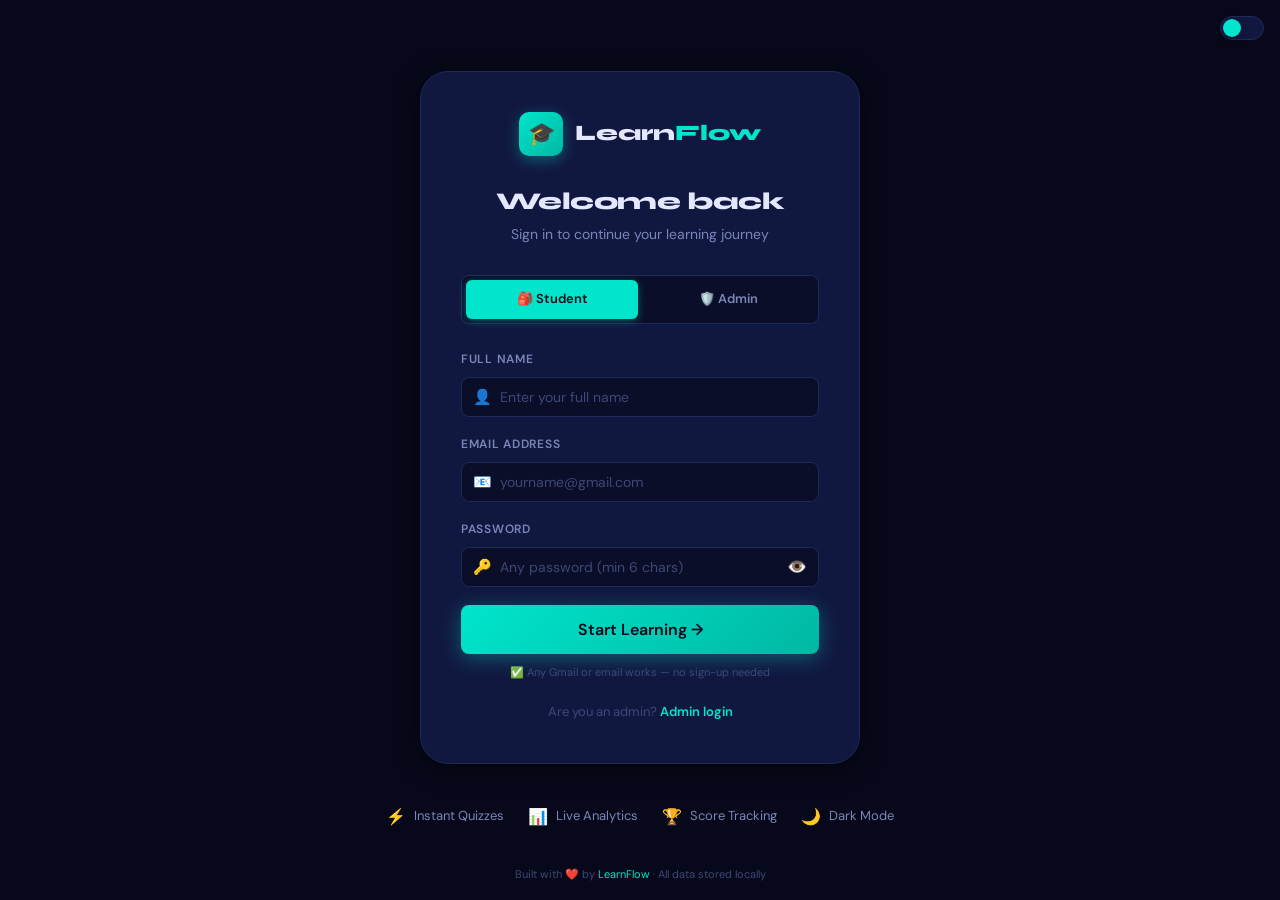
<file: login.html>
<!DOCTYPE html>
<html lang="en">
<head>
  <meta charset="UTF-8" />
  <meta name="viewport" content="width=device-width, initial-scale=1.0" />
  <title>Sign In — LearnFlow LMS</title>
  <link rel="stylesheet" href="style.css" />
  <style>
    .login-page { flex-direction: column; gap: 0; }
    .features-row {
      display: flex; gap: 24px; justify-content: center;
      flex-wrap: wrap; margin-top: 40px; position: relative; z-index: 1;
    }
    .feature-pill { display: flex; align-items: center; gap: 8px; font-size: 13px; color: var(--text-secondary); }
    .feature-pill span { font-size: 16px; }
    .input-group { position: relative; }
    .input-icon { position: absolute; left: 12px; top: 50%; transform: translateY(-50%); font-size: 15px; pointer-events: none; }
    .input-group .form-control { padding-left: 38px; }
    .password-toggle { position: absolute; right: 12px; top: 50%; transform: translateY(-50%); cursor: pointer; font-size: 16px; color: var(--text-muted); transition: color var(--transition); }
    .password-toggle:hover { color: var(--text-primary); }
    .powered-by { position: fixed; bottom: 16px; left: 50%; transform: translateX(-50%); font-size: 11px; color: var(--text-muted); z-index: 1; white-space: nowrap; }
    .powered-by a { color: var(--accent); }
    .note-text { font-size: 11px; color: var(--text-muted); text-align: center; margin-top: 10px; }

    /* Info box showing saved email */
    .saved-account-box {
      background: var(--accent-dim);
      border: 1px solid var(--accent);
      border-radius: var(--radius-sm);
      padding: 10px 14px;
      font-size: 12px; color: var(--accent);
      margin-bottom: 16px; text-align: center;
    }
    .saved-account-box strong { display: block; font-size: 13px; color: var(--text-primary); margin-bottom: 2px; }

    /* Setup banner */
    .setup-banner {
      background: var(--amber-dim); border: 1px solid var(--amber);
      border-radius: var(--radius-sm); padding: 10px 14px;
      font-size: 12px; color: var(--amber);
      margin-bottom: 16px; text-align: center; display: none;
    }
    .setup-banner strong { display: block; font-size: 13px; margin-bottom: 2px; }

    /* Admin tabs */
    .admin-tabs {
      display: flex; gap: 4px;
      background: var(--bg-input); border: 1px solid var(--border);
      border-radius: var(--radius-sm); padding: 4px; margin-bottom: 20px;
    }
    .admin-tab-btn {
      flex: 1; padding: 8px; border-radius: 6px; text-align: center;
      font-size: 12px; font-weight: 600; cursor: pointer;
      transition: all var(--transition); color: var(--text-secondary);
    }
    .admin-tab-btn.active { background: var(--accent); color: #07091a; }

    /* Reset link */
    .reset-link {
      font-size: 11px; color: var(--rose); cursor: pointer;
      text-align: center; margin-top: 12px; display: block;
      transition: opacity var(--transition);
    }
    .reset-link:hover { opacity: 0.7; }

    @media (max-width: 480px) { .login-card { padding: 28px 22px; } }
  </style>
</head>
<body>

  <div class="login-bg-decor">
    <div class="orb orb-1"></div>
    <div class="orb orb-2"></div>
  </div>

  <div class="login-page" style="min-height:100vh;display:flex;align-items:center;justify-content:center;flex-direction:column;padding:20px;">
    <div class="login-card">

      <div class="login-logo">
        <div class="logo-icon">🎓</div>
        <div class="logo-text">Learn<span>Flow</span></div>
      </div>

      <h1 class="login-title">Welcome back</h1>
      <p class="login-subtitle">Sign in to continue your learning journey</p>

      <!-- Role Toggle -->
      <div class="role-toggle" id="role-toggle">
        <div class="role-btn active" data-role="student" onclick="switchRole('student')">🎒 Student</div>
        <div class="role-btn"       data-role="admin"   onclick="switchRole('admin')">🛡️ Admin</div>
      </div>

      <!-- ══ STUDENT ══ -->
      <div id="student-fields">
        <div class="form-group">
          <label class="form-label">Full Name</label>
          <div class="input-group">
            <span class="input-icon">👤</span>
            <input type="text" id="student-name" class="form-control"
                   placeholder="Enter your full name" autocomplete="name"
                   onkeydown="if(event.key==='Enter') document.getElementById('student-email').focus()" />
          </div>
        </div>
        <div class="form-group">
          <label class="form-label">Email Address</label>
          <div class="input-group">
            <span class="input-icon">📧</span>
            <input type="email" id="student-email" class="form-control"
                   placeholder="yourname@gmail.com" autocomplete="email"
                   onkeydown="if(event.key==='Enter') document.getElementById('student-password').focus()" />
          </div>
        </div>
        <div class="form-group">
          <label class="form-label">Password</label>
          <div class="input-group">
            <span class="input-icon">🔑</span>
            <input type="password" id="student-password" class="form-control"
                   placeholder="Any password (min 6 chars)"
                   onkeydown="if(event.key==='Enter') loginStudent()" />
            <span class="password-toggle" onclick="togglePw('student-password','s-eye')" id="s-eye">👁️</span>
          </div>
        </div>
        <button class="btn btn-primary btn-full btn-lg" onclick="loginStudent()">
          Start Learning →
        </button>
        <p class="note-text">✅ Any Gmail or email works — no sign-up needed</p>
      </div>

      <!-- ══ ADMIN ══ -->
      <div id="admin-fields" style="display:none;">

        <!-- Shows saved email so user knows what account exists -->
        <div class="saved-account-box" id="saved-account-box" style="display:none;">
          <strong>🔐 Admin Account Found</strong>
          <span id="saved-email-display"></span>
        </div>

        <!-- No account yet banner -->
        <div class="setup-banner" id="setup-banner">
          <strong>⚙️ First Time Setup</strong>
          No admin account yet — create one below!
        </div>

        <!-- Sub-tabs -->
        <div class="admin-tabs">
          <div class="admin-tab-btn active" id="tab-login-btn"  onclick="switchAdminTab('login')">🔐 Sign In</div>
          <div class="admin-tab-btn"        id="tab-signup-btn" onclick="switchAdminTab('signup')">➕ Create Admin</div>
        </div>

        <!-- SIGN IN panel -->
        <div id="admin-login-panel">
          <div class="form-group">
            <label class="form-label">Admin Email</label>
            <div class="input-group">
              <span class="input-icon">📧</span>
              <input type="email" id="admin-email" class="form-control"
                     placeholder="your@email.com" autocomplete="email" />
            </div>
          </div>
          <div class="form-group">
            <label class="form-label">Password</label>
            <div class="input-group">
              <span class="input-icon">🔑</span>
              <input type="password" id="admin-password" class="form-control"
                     placeholder="Your admin password"
                     onkeydown="if(event.key==='Enter') loginAdmin()" />
              <span class="password-toggle" onclick="togglePw('admin-password','a-eye')" id="a-eye">👁️</span>
            </div>
          </div>
          <button class="btn btn-primary btn-full btn-lg" onclick="loginAdmin()">
            Sign In to Dashboard →
          </button>
          <span class="reset-link" onclick="resetAdminAccount()">
            🗑️ Forgot credentials? Reset admin account
          </span>
        </div>

        <!-- CREATE ADMIN panel -->
        <div id="admin-signup-panel" style="display:none;">
          <div class="form-group">
            <label class="form-label">Your Name</label>
            <div class="input-group">
              <span class="input-icon">👤</span>
              <input type="text" id="reg-name" class="form-control" placeholder="Admin full name" />
            </div>
          </div>
          <div class="form-group">
            <label class="form-label">Email Address</label>
            <div class="input-group">
              <span class="input-icon">📧</span>
              <input type="email" id="reg-email" class="form-control" placeholder="your@email.com" />
            </div>
          </div>
          <div class="form-group">
            <label class="form-label">Password</label>
            <div class="input-group">
              <span class="input-icon">🔑</span>
              <input type="password" id="reg-password" class="form-control" placeholder="Min 6 characters"
                     onkeydown="if(event.key==='Enter') document.getElementById('reg-confirm').focus()" />
              <span class="password-toggle" onclick="togglePw('reg-password','r-eye')" id="r-eye">👁️</span>
            </div>
          </div>
          <div class="form-group">
            <label class="form-label">Confirm Password</label>
            <div class="input-group">
              <span class="input-icon">🔑</span>
              <input type="password" id="reg-confirm" class="form-control" placeholder="Re-enter password"
                     onkeydown="if(event.key==='Enter') registerAdmin()" />
              <span class="password-toggle" onclick="togglePw('reg-confirm','rc-eye')" id="rc-eye">👁️</span>
            </div>
          </div>
          <button class="btn btn-primary btn-full btn-lg" onclick="registerAdmin()">
            Create Admin Account →
          </button>
        </div>

      </div><!-- /admin-fields -->

      <div class="login-footer" style="margin-top:20px;text-align:center;font-size:13px;color:var(--text-muted);">
        <span id="footer-text">Are you an admin? </span>
        <span class="login-link" id="footer-link"
              style="color:var(--accent);font-weight:600;cursor:pointer;"
              onclick="switchRole('admin')">Admin login</span>
      </div>
    </div>

    <div class="features-row">
      <div class="feature-pill"><span>⚡</span> Instant Quizzes</div>
      <div class="feature-pill"><span>📊</span> Live Analytics</div>
      <div class="feature-pill"><span>🏆</span> Score Tracking</div>
      <div class="feature-pill"><span>🌙</span> Dark Mode</div>
    </div>
  </div>

  <button class="theme-toggle" style="position:fixed;top:16px;right:16px;z-index:999;" title="Toggle theme"></button>
  <p class="powered-by">Built with ❤️ by <a href="#">LearnFlow</a> · All data stored locally</p>

  <script src="script.js"></script>
  <script>

    /* ══════════════════════════════════════
       ADMIN CREDENTIALS stored in localStorage
       Key: lms_admin_creds → { name, email, password }
       ══════════════════════════════════════ */
    const ADMIN_KEY = 'lms_admin_creds';

    function getAdminCreds() {
      try {
        const raw = localStorage.getItem(ADMIN_KEY);
        if (!raw) return null;
        return JSON.parse(raw);
      } catch(e) {
        console.error('Error reading admin creds:', e);
        return null;
      }
    }

    function saveAdminCreds(data) {
      try {
        localStorage.setItem(ADMIN_KEY, JSON.stringify(data));
        console.log('Admin creds saved:', data.email); // debug
      } catch(e) {
        console.error('Error saving admin creds:', e);
      }
    }

    /* ══════════════════════════════════════
       ROLE SWITCHING
       ══════════════════════════════════════ */
    function switchRole(role) {
      document.querySelectorAll('.role-btn').forEach(b =>
        b.classList.toggle('active', b.dataset.role === role));
      document.getElementById('student-fields').style.display = role === 'student' ? 'block' : 'none';
      document.getElementById('admin-fields').style.display   = role === 'admin'   ? 'block' : 'none';

      const ftLink = document.getElementById('footer-link');
      const ftText = document.getElementById('footer-text');
      if (role === 'student') {
        ftText.textContent = 'Are you an admin? ';
        ftLink.textContent = 'Admin login';
        ftLink.onclick = () => switchRole('admin');
      } else {
        ftText.textContent = 'Not an admin? ';
        ftLink.textContent = 'Student access';
        ftLink.onclick = () => switchRole('student');
        refreshAdminPanel(); // update UI based on saved creds
      }
    }

    /* Refresh admin panel UI based on whether creds exist */
    function refreshAdminPanel() {
      const creds = getAdminCreds();
      const savedBox    = document.getElementById('saved-account-box');
      const setupBanner = document.getElementById('setup-banner');
      const emailDisplay = document.getElementById('saved-email-display');

      if (creds && creds.email) {
        // Account exists — show saved email, go to sign-in tab
        savedBox.style.display    = 'block';
        setupBanner.style.display = 'none';
        emailDisplay.textContent  = creds.email;
        // Pre-fill email field for convenience
        document.getElementById('admin-email').value = creds.email;
        switchAdminTab('login');
      } else {
        // No account — show setup banner, go to create tab
        savedBox.style.display    = 'none';
        setupBanner.style.display = 'block';
        switchAdminTab('signup');
      }
    }

    /* ══════════════════════════════════════
       ADMIN SUB-TABS
       ══════════════════════════════════════ */
    function switchAdminTab(tab) {
      const isLogin = tab === 'login';
      document.getElementById('admin-login-panel').style.display  = isLogin  ? 'block' : 'none';
      document.getElementById('admin-signup-panel').style.display = !isLogin ? 'block' : 'none';
      document.getElementById('tab-login-btn').classList.toggle('active',  isLogin);
      document.getElementById('tab-signup-btn').classList.toggle('active', !isLogin);
    }

    /* ══════════════════════════════════════
       STUDENT LOGIN — any email + password
       ══════════════════════════════════════ */
    function loginStudent() {
      const name  = document.getElementById('student-name').value.trim();
      const email = document.getElementById('student-email').value.trim();
      const pass  = document.getElementById('student-password').value;

      if (!name)  { showToast('Please enter your full name', 'warn'); return; }
      if (!email) { showToast('Please enter your email address', 'warn'); return; }
      if (!/^[^\s@]+@[^\s@]+\.[^\s@]+$/.test(email)) {
        showToast('Please enter a valid email (e.g. you@gmail.com)', 'warn'); return;
      }
      if (pass.length < 6) {
        showToast('Password must be at least 6 characters', 'warn'); return;
      }

      Store.set(KEYS.USER, { name, email, role: 'student' });
      showToast('Welcome, ' + name + '! 🎉', 'success');
      setTimeout(() => { window.location.href = 'index.html'; }, 700);
    }

    /* ══════════════════════════════════════
       ADMIN LOGIN — checks localStorage creds
       ══════════════════════════════════════ */
    function loginAdmin() {
      // Trim whitespace carefully from both fields
      const emailInput = document.getElementById('admin-email').value.trim();
      const passInput  = document.getElementById('admin-password').value;  // don't trim password

      if (!emailInput) { showToast('Please enter your email', 'warn'); return; }
      if (!passInput)  { showToast('Please enter your password', 'warn'); return; }

      const creds = getAdminCreds();

      // No account created yet
      if (!creds) {
        showToast('No admin account found. Please create one first.', 'warn');
        switchAdminTab('signup');
        return;
      }

      // Compare email (case-insensitive)
      const emailMatch = emailInput.toLowerCase() === creds.email.toLowerCase();
      if (!emailMatch) {
        showToast('❌ Email does not match. Saved: ' + creds.email, 'error');
        return;
      }

      // Compare password (exact match)
      const passMatch = passInput === creds.password;
      if (!passMatch) {
        showToast('❌ Incorrect password. Please try again.', 'error');
        document.getElementById('admin-password').value = '';
        return;
      }

      // ✅ Login success
      Store.set(KEYS.USER, { name: creds.name, role: 'admin', email: creds.email });
      showToast('Welcome back, ' + creds.name + '! 🛡️', 'success');
      setTimeout(() => { window.location.href = 'admin.html'; }, 700);
    }

    /* ══════════════════════════════════════
       ADMIN REGISTER — create credentials
       ══════════════════════════════════════ */
    function registerAdmin() {
      const name     = document.getElementById('reg-name').value.trim();
      const email    = document.getElementById('reg-email').value.trim();
      const password = document.getElementById('reg-password').value;
      const confirm  = document.getElementById('reg-confirm').value;

      // Validate all fields
      if (!name)  { showToast('Please enter your name', 'warn'); return; }
      if (!email) { showToast('Please enter your email', 'warn'); return; }
      if (!/^[^\s@]+@[^\s@]+\.[^\s@]+$/.test(email)) {
        showToast('Please enter a valid email', 'warn'); return;
      }
      if (password.length < 6) {
        showToast('Password must be at least 6 characters', 'warn'); return;
      }
      if (password !== confirm) {
        showToast('❌ Passwords do not match', 'error'); return;
      }

      // Block if account already exists
      const existing = getAdminCreds();
      if (existing) {
        showToast('An admin account already exists. Sign in or reset it.', 'warn');
        switchAdminTab('login');
        return;
      }

      // Save credentials
      saveAdminCreds({ name, email, password });
      showToast('✅ Admin account created! Now sign in.', 'success');

      // Auto-fill email and switch to login
      document.getElementById('admin-email').value    = email;
      document.getElementById('admin-password').value = '';
      refreshAdminPanel();
      switchAdminTab('login');
    }

    /* ══════════════════════════════════════
       RESET ADMIN — clears saved credentials
       ══════════════════════════════════════ */
    function resetAdminAccount() {
      const confirm = window.confirm(
        'Are you sure you want to reset the admin account?\n\n' +
        'This will delete the saved credentials and you will need to create a new admin account.'
      );
      if (!confirm) return;

      localStorage.removeItem(ADMIN_KEY);
      showToast('Admin account reset. Please create a new one.', 'info');

      // Clear fields and show create tab
      document.getElementById('admin-email').value    = '';
      document.getElementById('admin-password').value = '';
      document.getElementById('reg-name').value       = '';
      document.getElementById('reg-email').value      = '';
      document.getElementById('reg-password').value   = '';
      document.getElementById('reg-confirm').value    = '';

      refreshAdminPanel();
    }

    /* ══════════════════════════════════════
       PASSWORD VISIBILITY
       ══════════════════════════════════════ */
    function togglePw(inputId, eyeId) {
      const input = document.getElementById(inputId);
      const eye   = document.getElementById(eyeId);
      input.type  = input.type === 'password' ? 'text' : 'password';
      eye.textContent = input.type === 'password' ? '👁️' : '🙈';
    }

    /* ══════════════════════════════════════
       INIT
       ══════════════════════════════════════ */
    document.addEventListener('DOMContentLoaded', () => {
      // Auto-redirect if already logged in
      const user = Store.get(KEYS.USER);
      if (user?.role === 'admin')   { window.location.href = 'admin.html'; return; }
      if (user?.role === 'student') { window.location.href = 'index.html'; return; }

      switchRole('student');
    });

  </script>
</body>
</html>
</file>
<file: style.css>
/* ============================================================
   LMS — Shared Stylesheet
   Aesthetic: Dark SaaS, geometric precision, teal accent
   Fonts: Syne (headings) + DM Sans (body)
   ============================================================ */

@import url('https://fonts.googleapis.com/css2?family=Syne:wght@400;500;600;700;800&family=DM+Sans:ital,opsz,wght@0,9..40,300;0,9..40,400;0,9..40,500;0,9..40,600;1,9..40,400&display=swap');

/* ── CSS Variables ── */
:root {
  --bg-base:       #07091a;
  --bg-surface:    #0d1230;
  --bg-card:       #111840;
  --bg-card-hover: #162050;
  --bg-input:      #0a0e28;
  --border:        #1e2a5a;
  --border-light:  #263070;

  --accent:        #00e5cc;
  --accent-dim:    rgba(0,229,204,.15);
  --accent-glow:   rgba(0,229,204,.35);
  --indigo:        #6366f1;
  --indigo-dim:    rgba(99,102,241,.15);
  --rose:          #f43f5e;
  --rose-dim:      rgba(244,63,94,.15);
  --amber:         #f59e0b;
  --amber-dim:     rgba(245,158,11,.15);
  --emerald:       #10b981;
  --emerald-dim:   rgba(16,185,129,.15);

  --text-primary:  #e4e8ff;
  --text-secondary:#7b85b8;
  --text-muted:    #3d4878;

  --radius-sm: 8px;
  --radius-md: 14px;
  --radius-lg: 20px;
  --radius-xl: 28px;

  --shadow-card: 0 4px 24px rgba(0,0,0,.45), 0 1px 3px rgba(0,0,0,.3);
  --shadow-glow: 0 0 40px rgba(0,229,204,.12);

  --transition: 0.22s cubic-bezier(.4,0,.2,1);

  --sidebar-w: 260px;
  --header-h:  68px;
}

/* Light mode overrides */
body.light-mode {
  --bg-base:       #f0f2fc;
  --bg-surface:    #e4e8f7;
  --bg-card:       #ffffff;
  --bg-card-hover: #f5f7ff;
  --bg-input:      #f0f2fc;
  --border:        #d1d8f0;
  --border-light:  #c0caeb;
  --text-primary:  #111840;
  --text-secondary:#4a5490;
  --text-muted:    #8892c8;
  --shadow-card: 0 4px 24px rgba(0,0,0,.08), 0 1px 3px rgba(0,0,0,.05);
  --shadow-glow: 0 0 40px rgba(0,229,204,.08);
}

/* ── Reset & Base ── */
*, *::before, *::after { box-sizing: border-box; margin: 0; padding: 0; }

html { scroll-behavior: smooth; }

body {
  font-family: 'DM Sans', sans-serif;
  background: var(--bg-base);
  color: var(--text-primary);
  min-height: 100vh;
  line-height: 1.6;
  transition: background var(--transition), color var(--transition);
  overflow-x: hidden;
}

/* Subtle grid texture */
body::before {
  content: '';
  position: fixed; inset: 0;
  background-image:
    linear-gradient(rgba(0,229,204,.025) 1px, transparent 1px),
    linear-gradient(90deg, rgba(0,229,204,.025) 1px, transparent 1px);
  background-size: 48px 48px;
  pointer-events: none;
  z-index: 0;
}

body.light-mode::before {
  background-image:
    linear-gradient(rgba(99,102,241,.04) 1px, transparent 1px),
    linear-gradient(90deg, rgba(99,102,241,.04) 1px, transparent 1px);
}

/* ── Typography ── */
h1, h2, h3, h4 {
  font-family: 'Syne', sans-serif;
  font-weight: 700;
  line-height: 1.2;
  letter-spacing: -0.02em;
}

a { text-decoration: none; color: inherit; }

/* ── Scrollbar ── */
::-webkit-scrollbar { width: 6px; }
::-webkit-scrollbar-track { background: var(--bg-surface); }
::-webkit-scrollbar-thumb { background: var(--border-light); border-radius: 99px; }
::-webkit-scrollbar-thumb:hover { background: var(--text-muted); }

/* ── Utility ── */
.sr-only {
  position: absolute; width: 1px; height: 1px;
  padding: 0; margin: -1px; overflow: hidden;
  clip: rect(0,0,0,0); white-space: nowrap; border: 0;
}

.badge {
  display: inline-flex; align-items: center; gap: 5px;
  padding: 3px 10px;
  border-radius: 99px;
  font-size: 11px; font-weight: 600; letter-spacing: .04em;
  text-transform: uppercase;
}
.badge-accent  { background: var(--accent-dim);  color: var(--accent);  }
.badge-indigo  { background: var(--indigo-dim);  color: var(--indigo);  }
.badge-rose    { background: var(--rose-dim);    color: var(--rose);    }
.badge-amber   { background: var(--amber-dim);   color: var(--amber);   }
.badge-emerald { background: var(--emerald-dim); color: var(--emerald); }

/* ── Buttons ── */
.btn {
  display: inline-flex; align-items: center; gap: 8px;
  padding: 10px 22px;
  border-radius: var(--radius-sm);
  font-family: 'DM Sans', sans-serif;
  font-size: 14px; font-weight: 600;
  cursor: pointer; border: none; outline: none;
  transition: all var(--transition);
  position: relative; overflow: hidden;
}

.btn::after {
  content: '';
  position: absolute; inset: 0;
  background: rgba(255,255,255,.07);
  opacity: 0; transition: opacity var(--transition);
}
.btn:hover::after { opacity: 1; }

.btn-primary {
  background: linear-gradient(135deg, var(--accent) 0%, #00b8a3 100%);
  color: #07091a;
  box-shadow: 0 4px 20px var(--accent-glow);
}
.btn-primary:hover {
  transform: translateY(-1px);
  box-shadow: 0 8px 30px var(--accent-glow);
}
.btn-primary:active { transform: translateY(0); }

.btn-secondary {
  background: var(--bg-card);
  color: var(--text-primary);
  border: 1px solid var(--border);
}
.btn-secondary:hover {
  border-color: var(--accent);
  color: var(--accent);
}

.btn-danger {
  background: var(--rose-dim);
  color: var(--rose);
  border: 1px solid transparent;
}
.btn-danger:hover {
  background: var(--rose);
  color: #fff;
}

.btn-sm { padding: 6px 14px; font-size: 12px; }
.btn-lg { padding: 14px 30px; font-size: 16px; }
.btn-full { width: 100%; justify-content: center; }
.btn:disabled { opacity: 0.5; cursor: not-allowed; pointer-events: none; }

/* ── Cards ── */
.card {
  background: var(--bg-card);
  border: 1px solid var(--border);
  border-radius: var(--radius-lg);
  box-shadow: var(--shadow-card);
  transition: border-color var(--transition), transform var(--transition), box-shadow var(--transition);
}
.card:hover { border-color: var(--border-light); }
.card-hover:hover {
  transform: translateY(-2px);
  box-shadow: var(--shadow-card), var(--shadow-glow);
}

.card-header {
  padding: 22px 26px 16px;
  border-bottom: 1px solid var(--border);
  display: flex; align-items: center; justify-content: space-between;
}
.card-body { padding: 24px 26px; }

/* ── Stat Cards ── */
.stat-card {
  background: var(--bg-card);
  border: 1px solid var(--border);
  border-radius: var(--radius-lg);
  padding: 24px;
  position: relative;
  overflow: hidden;
  transition: all var(--transition);
}
.stat-card::before {
  content: '';
  position: absolute;
  top: -30px; right: -30px;
  width: 100px; height: 100px;
  border-radius: 50%;
  opacity: 0.07;
  transition: transform var(--transition);
}
.stat-card:hover::before { transform: scale(1.4); }
.stat-card:hover { transform: translateY(-2px); box-shadow: var(--shadow-card), var(--shadow-glow); }

.stat-card.accent::before  { background: var(--accent); }
.stat-card.indigo::before  { background: var(--indigo); }
.stat-card.rose::before    { background: var(--rose);   }
.stat-card.amber::before   { background: var(--amber);  }
.stat-card.emerald::before { background: var(--emerald);}

.stat-icon {
  width: 44px; height: 44px;
  border-radius: var(--radius-sm);
  display: flex; align-items: center; justify-content: center;
  font-size: 20px; margin-bottom: 16px;
}
.stat-icon.accent  { background: var(--accent-dim);  color: var(--accent);  }
.stat-icon.indigo  { background: var(--indigo-dim);  color: var(--indigo);  }
.stat-icon.rose    { background: var(--rose-dim);    color: var(--rose);    }
.stat-icon.amber   { background: var(--amber-dim);   color: var(--amber);   }
.stat-icon.emerald { background: var(--emerald-dim); color: var(--emerald); }

.stat-value {
  font-family: 'Syne', sans-serif;
  font-size: 32px; font-weight: 800;
  line-height: 1;
  margin-bottom: 6px;
}
.stat-label {
  font-size: 13px; color: var(--text-secondary);
  font-weight: 500; letter-spacing: .02em;
}
.stat-delta {
  font-size: 12px; font-weight: 600;
  margin-top: 10px; display: inline-flex;
  align-items: center; gap: 4px;
}

/* ── Forms ── */
.form-group { margin-bottom: 18px; }
.form-label {
  display: block;
  font-size: 12px; font-weight: 600;
  text-transform: uppercase; letter-spacing: .06em;
  color: var(--text-secondary);
  margin-bottom: 8px;
}
.form-control {
  width: 100%;
  background: var(--bg-input);
  border: 1px solid var(--border);
  border-radius: var(--radius-sm);
  color: var(--text-primary);
  font-family: 'DM Sans', sans-serif;
  font-size: 14px;
  padding: 10px 14px;
  outline: none;
  transition: border-color var(--transition), box-shadow var(--transition);
  -webkit-appearance: none;
}
.form-control:focus {
  border-color: var(--accent);
  box-shadow: 0 0 0 3px var(--accent-dim);
}
.form-control::placeholder { color: var(--text-muted); }

textarea.form-control { resize: vertical; min-height: 80px; }
select.form-control { cursor: pointer; }

.form-row { display: grid; grid-template-columns: 1fr 1fr; gap: 14px; }

/* ── Sidebar Layout ── */
.layout {
  display: flex;
  min-height: 100vh;
  position: relative;
  z-index: 1;
}

.sidebar {
  width: var(--sidebar-w);
  background: var(--bg-surface);
  border-right: 1px solid var(--border);
  display: flex; flex-direction: column;
  position: fixed; top: 0; left: 0;
  height: 100vh; overflow-y: auto;
  z-index: 100;
  transition: transform var(--transition);
}

.sidebar-logo {
  padding: 24px 20px 20px;
  border-bottom: 1px solid var(--border);
  display: flex; align-items: center; gap: 12px;
}
.logo-icon {
  width: 36px; height: 36px;
  background: linear-gradient(135deg, var(--accent), #00b8a3);
  border-radius: 10px;
  display: flex; align-items: center; justify-content: center;
  font-size: 18px; flex-shrink: 0;
  box-shadow: 0 4px 14px var(--accent-glow);
}
.logo-text { font-family: 'Syne', sans-serif; font-size: 17px; font-weight: 800; }
.logo-text span { color: var(--accent); }

.sidebar-section {
  padding: 16px 12px 0;
}
.sidebar-section-label {
  font-size: 10px; font-weight: 700;
  text-transform: uppercase; letter-spacing: .1em;
  color: var(--text-muted);
  padding: 0 10px 10px;
}
.nav-item {
  display: flex; align-items: center; gap: 12px;
  padding: 10px 12px;
  border-radius: var(--radius-sm);
  font-size: 14px; font-weight: 500;
  color: var(--text-secondary);
  cursor: pointer;
  transition: all var(--transition);
  margin-bottom: 2px;
  position: relative;
}
.nav-item .icon { font-size: 17px; flex-shrink: 0; width: 20px; text-align: center; }
.nav-item:hover { background: var(--bg-card); color: var(--text-primary); }
.nav-item.active {
  background: var(--accent-dim);
  color: var(--accent);
  font-weight: 600;
}
.nav-item.active::before {
  content: '';
  position: absolute; left: 0; top: 20%; bottom: 20%;
  width: 3px; border-radius: 0 3px 3px 0;
  background: var(--accent);
}
.nav-badge {
  margin-left: auto;
  background: var(--accent-dim);
  color: var(--accent);
  font-size: 11px; font-weight: 700;
  padding: 2px 7px;
  border-radius: 99px;
}

.sidebar-footer {
  margin-top: auto;
  padding: 16px 12px;
  border-top: 1px solid var(--border);
}
.user-info {
  display: flex; align-items: center; gap: 10px;
  padding: 10px 12px;
  border-radius: var(--radius-sm);
  cursor: pointer;
  transition: background var(--transition);
}
.user-info:hover { background: var(--bg-card); }
.avatar {
  width: 34px; height: 34px;
  border-radius: 50%;
  background: linear-gradient(135deg, var(--indigo), var(--accent));
  display: flex; align-items: center; justify-content: center;
  font-size: 13px; font-weight: 700; color: #fff; flex-shrink: 0;
}
.user-name  { font-size: 13px; font-weight: 600; line-height: 1.3; }
.user-role  { font-size: 11px; color: var(--text-muted); }

/* ── Main Content ── */
.main {
  margin-left: var(--sidebar-w);
  flex: 1;
  min-height: 100vh;
  display: flex; flex-direction: column;
}

.topbar {
  height: var(--header-h);
  border-bottom: 1px solid var(--border);
  display: flex; align-items: center; justify-content: space-between;
  padding: 0 32px;
  background: var(--bg-surface);
  position: sticky; top: 0; z-index: 50;
}

.topbar-left { display: flex; align-items: center; gap: 16px; }
.page-title { font-family: 'Syne', sans-serif; font-size: 20px; font-weight: 700; }
.breadcrumb { font-size: 13px; color: var(--text-secondary); }

.topbar-right { display: flex; align-items: center; gap: 12px; }

/* Dark mode toggle */
.theme-toggle {
  width: 44px; height: 24px;
  background: var(--bg-card);
  border: 1px solid var(--border);
  border-radius: 99px;
  cursor: pointer; position: relative;
  transition: background var(--transition), border-color var(--transition);
  flex-shrink: 0;
}
.theme-toggle::after {
  content: '';
  position: absolute;
  top: 2px; left: 2px;
  width: 18px; height: 18px;
  border-radius: 50%;
  background: var(--accent);
  transition: transform var(--transition), background var(--transition);
  box-shadow: 0 2px 6px rgba(0,0,0,.3);
}
body.light-mode .theme-toggle::after { transform: translateX(20px); }
.theme-toggle:hover { border-color: var(--accent); }

.icon-btn {
  width: 38px; height: 38px;
  border-radius: var(--radius-sm);
  background: var(--bg-card);
  border: 1px solid var(--border);
  display: flex; align-items: center; justify-content: center;
  font-size: 16px; cursor: pointer;
  transition: all var(--transition); color: var(--text-secondary);
  position: relative;
}
.icon-btn:hover { border-color: var(--accent); color: var(--accent); }
.notif-dot {
  position: absolute; top: 6px; right: 6px;
  width: 7px; height: 7px;
  border-radius: 50%; background: var(--rose);
  border: 1.5px solid var(--bg-surface);
}

.page-content { padding: 32px; flex: 1; }

/* ── Page Section Headers ── */
.section-header {
  display: flex; align-items: center; justify-content: space-between;
  margin-bottom: 24px;
}
.section-title { font-size: 18px; font-weight: 700; }
.section-subtitle { font-size: 13px; color: var(--text-secondary); margin-top: 2px; }

/* ── Grid Layouts ── */
.grid-4 { display: grid; grid-template-columns: repeat(4, 1fr); gap: 20px; }
.grid-3 { display: grid; grid-template-columns: repeat(3, 1fr); gap: 20px; }
.grid-2 { display: grid; grid-template-columns: repeat(2, 1fr); gap: 20px; }

/* ── Tables ── */
.table-wrap {
  border-radius: var(--radius-lg);
  overflow: hidden;
  border: 1px solid var(--border);
  box-shadow: var(--shadow-card);
}
table {
  width: 100%; border-collapse: collapse;
  background: var(--bg-card);
}
thead { background: var(--bg-surface); }
th {
  padding: 12px 20px; text-align: left;
  font-size: 11px; font-weight: 700;
  text-transform: uppercase; letter-spacing: .07em;
  color: var(--text-secondary);
  border-bottom: 1px solid var(--border);
  white-space: nowrap;
}
td {
  padding: 14px 20px;
  font-size: 14px; color: var(--text-primary);
  border-bottom: 1px solid var(--border);
  transition: background var(--transition);
}
tr:last-child td { border-bottom: none; }
tbody tr:hover td { background: var(--bg-card-hover); }

/* ── Progress Bar ── */
.progress-track {
  background: var(--bg-input);
  border-radius: 99px;
  height: 8px; overflow: hidden;
  border: 1px solid var(--border);
}
.progress-fill {
  height: 100%;
  border-radius: 99px;
  background: linear-gradient(90deg, var(--accent), #00b8a3);
  transition: width 0.6s cubic-bezier(.4,0,.2,1);
  box-shadow: 0 0 10px var(--accent-glow);
}
.progress-fill.indigo {
  background: linear-gradient(90deg, var(--indigo), #818cf8);
  box-shadow: 0 0 10px rgba(99,102,241,.4);
}
.progress-fill.rose {
  background: linear-gradient(90deg, var(--rose), #fb7185);
  box-shadow: 0 0 10px rgba(244,63,94,.4);
}

/* ── Alerts / Toasts ── */
.toast-container {
  position: fixed; bottom: 24px; right: 24px;
  display: flex; flex-direction: column; gap: 10px;
  z-index: 9999;
}
.toast {
  background: var(--bg-card);
  border: 1px solid var(--border);
  border-left: 4px solid var(--accent);
  border-radius: var(--radius-sm);
  padding: 14px 18px;
  font-size: 14px; font-weight: 500;
  box-shadow: var(--shadow-card);
  min-width: 260px;
  animation: toast-in 0.3s ease forwards;
  display: flex; align-items: center; gap: 10px;
}
.toast.error  { border-left-color: var(--rose); }
.toast.warn   { border-left-color: var(--amber); }
.toast-exit { animation: toast-out 0.3s ease forwards; }

@keyframes toast-in  { from { opacity:0; transform: translateY(10px); } to { opacity:1; transform: translateY(0); } }
@keyframes toast-out { from { opacity:1; transform: translateY(0); } to { opacity:0; transform: translateY(10px); } }

/* ── Hamburger (mobile) ── */
.hamburger {
  display: none; flex-direction: column; gap: 5px;
  cursor: pointer; padding: 4px;
}
.hamburger span {
  display: block; width: 22px; height: 2px;
  background: var(--text-primary);
  border-radius: 99px;
  transition: all var(--transition);
}

/* ── Overlay (mobile sidebar) ── */
.sidebar-overlay {
  display: none;
  position: fixed; inset: 0;
  background: rgba(0,0,0,.55);
  z-index: 90;
  backdrop-filter: blur(2px);
}

/* ── Animations ── */
@keyframes fade-up {
  from { opacity: 0; transform: translateY(16px); }
  to   { opacity: 1; transform: translateY(0); }
}
@keyframes fade-in {
  from { opacity: 0; }
  to   { opacity: 1; }
}
@keyframes pulse-dot {
  0%,100% { opacity: 1; }
  50%      { opacity: .4; }
}
@keyframes spin {
  to { transform: rotate(360deg); }
}
@keyframes count-up {
  from { opacity: 0; transform: scale(.8); }
  to   { opacity: 1; transform: scale(1); }
}

.animate-fade-up { animation: fade-up 0.5s ease both; }
.animate-fade-in { animation: fade-in 0.4s ease both; }

/* Staggered children */
[data-stagger] > * { opacity: 0; }
[data-stagger].ready > *:nth-child(1)  { animation: fade-up 0.4s 0.05s ease both; }
[data-stagger].ready > *:nth-child(2)  { animation: fade-up 0.4s 0.10s ease both; }
[data-stagger].ready > *:nth-child(3)  { animation: fade-up 0.4s 0.15s ease both; }
[data-stagger].ready > *:nth-child(4)  { animation: fade-up 0.4s 0.20s ease both; }
[data-stagger].ready > *:nth-child(5)  { animation: fade-up 0.4s 0.25s ease both; }
[data-stagger].ready > *:nth-child(6)  { animation: fade-up 0.4s 0.30s ease both; }

/* ── Empty State ── */
.empty-state {
  text-align: center; padding: 60px 20px;
  color: var(--text-muted);
}
.empty-state .icon { font-size: 48px; margin-bottom: 14px; opacity: .5; }
.empty-state h3 { font-size: 16px; color: var(--text-secondary); margin-bottom: 6px; }
.empty-state p  { font-size: 13px; }

/* ── Tabs ── */
.tabs {
  display: flex; border-bottom: 1px solid var(--border);
  margin-bottom: 24px; gap: 4px;
}
.tab-btn {
  padding: 10px 18px;
  font-size: 14px; font-weight: 500;
  color: var(--text-secondary); cursor: pointer;
  border-bottom: 2px solid transparent;
  transition: all var(--transition);
  margin-bottom: -1px;
}
.tab-btn:hover { color: var(--text-primary); }
.tab-btn.active {
  color: var(--accent);
  border-bottom-color: var(--accent);
  font-weight: 600;
}
.tab-panel { display: none; }
.tab-panel.active { display: block; }

/* ── Mini Chart ── */
.chart-bar-wrap {
  display: flex; align-items: flex-end; gap: 6px;
  height: 64px; padding-bottom: 4px;
}
.chart-bar {
  flex: 1; border-radius: 4px 4px 0 0;
  background: var(--accent-dim);
  transition: height 0.8s cubic-bezier(.4,0,.2,1), background var(--transition);
  position: relative; cursor: pointer;
}
.chart-bar::after {
  content: attr(data-val);
  position: absolute; bottom: calc(100% + 4px);
  left: 50%; transform: translateX(-50%);
  font-size: 10px; color: var(--text-muted);
  white-space: nowrap;
  opacity: 0; transition: opacity var(--transition);
}
.chart-bar:hover { background: var(--accent-dim) !important; }
.chart-bar:hover::after { opacity: 1; }
.chart-bar.filled { background: linear-gradient(180deg, var(--accent) 0%, #00b8a3 100%); }

/* ── Responsive ── */
@media (max-width: 1100px) {
  .grid-4 { grid-template-columns: repeat(2, 1fr); }
}

@media (max-width: 900px) {
  .grid-3 { grid-template-columns: 1fr 1fr; }
  .form-row { grid-template-columns: 1fr; }
}

@media (max-width: 768px) {
  :root { --sidebar-w: 260px; }

  .sidebar {
    transform: translateX(-100%);
  }
  .sidebar.open {
    transform: translateX(0);
    box-shadow: 4px 0 30px rgba(0,0,0,.5);
  }
  .sidebar-overlay.open { display: block; }

  .main { margin-left: 0; }

  .hamburger { display: flex; }

  .topbar { padding: 0 20px; }
  .page-content { padding: 20px; }

  .grid-4, .grid-3, .grid-2 { grid-template-columns: 1fr; }
}

@media (max-width: 480px) {
  .stat-value { font-size: 24px; }
  .page-title { font-size: 16px; }
}

/* ── Login Page ── */
.login-page {
  min-height: 100vh;
  display: flex; align-items: center; justify-content: center;
  padding: 20px;
  background: var(--bg-base);
  position: relative;
}

.login-bg-decor {
  position: fixed; inset: 0; pointer-events: none; overflow: hidden; z-index: 0;
}
.orb {
  position: absolute; border-radius: 50%;
  filter: blur(80px); opacity: 0.12;
  animation: orb-float 8s ease-in-out infinite;
}
.orb-1 {
  width: 500px; height: 500px;
  background: var(--accent);
  top: -150px; left: -100px;
}
.orb-2 {
  width: 400px; height: 400px;
  background: var(--indigo);
  bottom: -120px; right: -80px;
  animation-delay: -4s;
}
@keyframes orb-float {
  0%,100% { transform: translate(0,0) scale(1); }
  50% { transform: translate(20px,30px) scale(1.05); }
}

.login-card {
  width: 100%; max-width: 440px;
  background: var(--bg-card);
  border: 1px solid var(--border);
  border-radius: var(--radius-xl);
  box-shadow: var(--shadow-card);
  padding: 40px;
  position: relative; z-index: 1;
  animation: fade-up 0.5s ease both;
}

.login-logo {
  display: flex; align-items: center; gap: 12px;
  justify-content: center; margin-bottom: 32px;
}
.login-logo .logo-icon { width: 44px; height: 44px; font-size: 22px; }
.login-logo .logo-text { font-size: 22px; }

.login-title {
  font-size: 24px; font-weight: 800; text-align: center;
  margin-bottom: 6px;
}
.login-subtitle {
  font-size: 14px; color: var(--text-secondary);
  text-align: center; margin-bottom: 30px;
}

.role-toggle {
  display: grid; grid-template-columns: 1fr 1fr;
  background: var(--bg-input); border-radius: var(--radius-sm);
  border: 1px solid var(--border);
  padding: 4px; margin-bottom: 26px; gap: 4px;
}
.role-btn {
  padding: 9px;
  border-radius: 6px; text-align: center;
  font-size: 13px; font-weight: 600;
  cursor: pointer; transition: all var(--transition);
  color: var(--text-secondary);
}
.role-btn.active {
  background: var(--accent);
  color: #07091a;
  box-shadow: 0 2px 8px var(--accent-glow);
}

.login-footer {
  text-align: center; margin-top: 20px;
  font-size: 13px; color: var(--text-muted);
}
.login-link {
  color: var(--accent); font-weight: 600; cursor: pointer;
  transition: opacity var(--transition);
}
.login-link:hover { opacity: 0.7; }

/* ── Quiz Interface ── */
.quiz-page {
  min-height: 100vh;
  display: flex; flex-direction: column;
  background: var(--bg-base);
  position: relative;
}

.quiz-topbar {
  padding: 16px 32px;
  display: flex; align-items: center; justify-content: space-between;
  border-bottom: 1px solid var(--border);
  background: var(--bg-surface);
  position: sticky; top: 0; z-index: 50;
}

.quiz-main {
  flex: 1; display: flex;
  align-items: flex-start; justify-content: center;
  padding: 40px 20px;
}
.quiz-container { width: 100%; max-width: 680px; }

/* Quiz Landing */
.quiz-landing {
  text-align: center;
  animation: fade-up 0.5s ease both;
}
.quiz-landing-icon {
  font-size: 72px; margin-bottom: 24px;
  animation: orb-float 4s ease-in-out infinite;
  display: inline-block;
}
.quiz-landing h1 { font-size: 40px; margin-bottom: 14px; }
.quiz-landing p { font-size: 16px; color: var(--text-secondary); max-width: 480px; margin: 0 auto 32px; }
.quiz-meta-cards {
  display: flex; gap: 16px; justify-content: center;
  margin-bottom: 36px; flex-wrap: wrap;
}
.quiz-meta-card {
  background: var(--bg-card);
  border: 1px solid var(--border);
  border-radius: var(--radius-md);
  padding: 16px 24px;
  text-align: center; min-width: 120px;
}
.quiz-meta-card .val {
  font-family: 'Syne', sans-serif;
  font-size: 28px; font-weight: 800; color: var(--accent);
}
.quiz-meta-card .lbl {
  font-size: 12px; color: var(--text-secondary);
  text-transform: uppercase; letter-spacing: .05em;
}

/* Quiz Question Card */
.question-card {
  background: var(--bg-card);
  border: 1px solid var(--border);
  border-radius: var(--radius-xl);
  box-shadow: var(--shadow-card);
  overflow: hidden;
  animation: fade-up 0.4s ease both;
}

.question-header {
  padding: 24px 30px 20px;
  border-bottom: 1px solid var(--border);
  background: var(--bg-surface);
}
.question-meta {
  display: flex; justify-content: space-between; align-items: center;
  margin-bottom: 14px;
}
.question-num { font-size: 12px; font-weight: 700; color: var(--text-muted); text-transform: uppercase; letter-spacing: .07em; }
.timer-display {
  display: flex; align-items: center; gap: 6px;
  font-family: 'Syne', sans-serif; font-size: 18px; font-weight: 700;
}
.timer-display.warning { color: var(--rose); }
.timer-display .timer-icon { font-size: 14px; }

.quiz-progress {
  margin-bottom: 0;
}
.quiz-progress .progress-track { height: 6px; }

.question-body { padding: 30px; }
.question-text {
  font-size: 18px; font-weight: 600; line-height: 1.5;
  margin-bottom: 24px; color: var(--text-primary);
}

/* Options */
.options-list { display: flex; flex-direction: column; gap: 12px; }
.option-item {
  display: flex; align-items: center; gap: 16px;
  padding: 14px 18px;
  border-radius: var(--radius-md);
  border: 2px solid var(--border);
  cursor: pointer;
  transition: all var(--transition);
  background: var(--bg-surface);
  position: relative; overflow: hidden;
}
.option-item::before {
  content: '';
  position: absolute; inset: 0;
  background: var(--accent-dim);
  opacity: 0; transition: opacity var(--transition);
}
.option-item:hover { border-color: var(--accent); }
.option-item:hover::before { opacity: 1; }

.option-letter {
  width: 32px; height: 32px; border-radius: 8px; flex-shrink: 0;
  background: var(--bg-card); border: 1px solid var(--border);
  display: flex; align-items: center; justify-content: center;
  font-size: 13px; font-weight: 700; font-family: 'Syne', sans-serif;
  transition: all var(--transition);
  position: relative; z-index: 1;
}
.option-text {
  font-size: 15px; font-weight: 500;
  position: relative; z-index: 1; flex: 1;
}

/* Selected */
.option-item.selected {
  border-color: var(--accent);
  background: var(--accent-dim);
}
.option-item.selected .option-letter {
  background: var(--accent);
  color: #07091a;
  border-color: var(--accent);
}
/* Correct / Wrong (after reveal) */
.option-item.correct {
  border-color: var(--emerald);
  background: var(--emerald-dim);
  pointer-events: none;
}
.option-item.correct .option-letter { background: var(--emerald); color: #fff; border-color: var(--emerald); }
.option-item.wrong {
  border-color: var(--rose);
  background: var(--rose-dim);
  pointer-events: none;
}
.option-item.wrong .option-letter { background: var(--rose); color: #fff; border-color: var(--rose); }
.option-item.disabled { pointer-events: none; opacity: .65; }

.question-footer {
  padding: 20px 30px 24px;
  border-top: 1px solid var(--border);
  display: flex; justify-content: space-between; align-items: center;
}

/* Results Screen */
.results-card {
  background: var(--bg-card);
  border: 1px solid var(--border);
  border-radius: var(--radius-xl);
  box-shadow: var(--shadow-card);
  text-align: center;
  overflow: hidden;
  animation: fade-up 0.5s ease both;
}
.results-header {
  padding: 40px 30px 30px;
  background: var(--bg-surface);
  border-bottom: 1px solid var(--border);
}
.result-emoji { font-size: 56px; margin-bottom: 16px; display: block; }
.results-header h2 { font-size: 28px; margin-bottom: 8px; }
.results-header p { color: var(--text-secondary); font-size: 15px; }

.score-circle {
  width: 140px; height: 140px;
  border-radius: 50%;
  border: 6px solid var(--border);
  display: flex; flex-direction: column;
  align-items: center; justify-content: center;
  margin: 30px auto;
  position: relative;
}
.score-circle.excellent { border-color: var(--emerald); box-shadow: 0 0 30px rgba(16,185,129,.3); }
.score-circle.good      { border-color: var(--accent);  box-shadow: 0 0 30px var(--accent-glow); }
.score-circle.average   { border-color: var(--amber);   box-shadow: 0 0 30px rgba(245,158,11,.3); }
.score-circle.poor      { border-color: var(--rose);    box-shadow: 0 0 30px rgba(244,63,94,.3); }

.score-pct {
  font-family: 'Syne', sans-serif;
  font-size: 36px; font-weight: 800; line-height: 1;
}
.score-lbl { font-size: 12px; color: var(--text-secondary); }

.results-stats {
  display: grid; grid-template-columns: repeat(3, 1fr);
  gap: 1px; background: var(--border);
}
.result-stat {
  background: var(--bg-card);
  padding: 20px;
}
.result-stat .val {
  font-family: 'Syne', sans-serif;
  font-size: 22px; font-weight: 800;
  margin-bottom: 4px;
}
.result-stat .lbl { font-size: 12px; color: var(--text-secondary); }

.results-actions {
  padding: 24px 30px;
  display: flex; gap: 12px; justify-content: center;
}

/* ── Donut Chart ── */
.donut-wrap {
  position: relative;
  width: 120px; height: 120px;
  margin: 0 auto;
}
.donut-wrap svg { transform: rotate(-90deg); }
.donut-bg { fill: none; stroke: var(--border); }
.donut-fill {
  fill: none;
  stroke-linecap: round;
  stroke-dasharray: 283;
  stroke-dashoffset: 283;
  transition: stroke-dashoffset 1s cubic-bezier(.4,0,.2,1);
}
.donut-label {
  position: absolute; inset: 0;
  display: flex; flex-direction: column;
  align-items: center; justify-content: center;
  font-family: 'Syne', sans-serif;
}
.donut-label .val { font-size: 22px; font-weight: 800; line-height: 1; }
.donut-label .lbl { font-size: 10px; color: var(--text-muted); }

/* ── Confetti placeholder ── */
.confetti { position: fixed; top: 0; left: 0; width: 100%; height: 100%; pointer-events: none; z-index: 9998; }

/* ── Misc ── */
.divider {
  height: 1px; background: var(--border);
  margin: 20px 0;
}
.text-accent   { color: var(--accent); }
.text-muted    { color: var(--text-muted); }
.text-secondary{ color: var(--text-secondary); }
.fw-bold       { font-weight: 700; }
.fw-600        { font-weight: 600; }
.mt-8  { margin-top: 8px; }
.mt-16 { margin-top: 16px; }
.mt-24 { margin-top: 24px; }
.mb-24 { margin-bottom: 24px; }
.flex-center { display: flex; align-items: center; }
.gap-8  { gap: 8px; }
.gap-12 { gap: 12px; }
.truncate { overflow: hidden; white-space: nowrap; text-overflow: ellipsis; }

/* spinner */
.spinner {
  width: 20px; height: 20px;
  border: 2px solid var(--border);
  border-top-color: var(--accent);
  border-radius: 50%;
  animation: spin 0.7s linear infinite;
}
</file>
